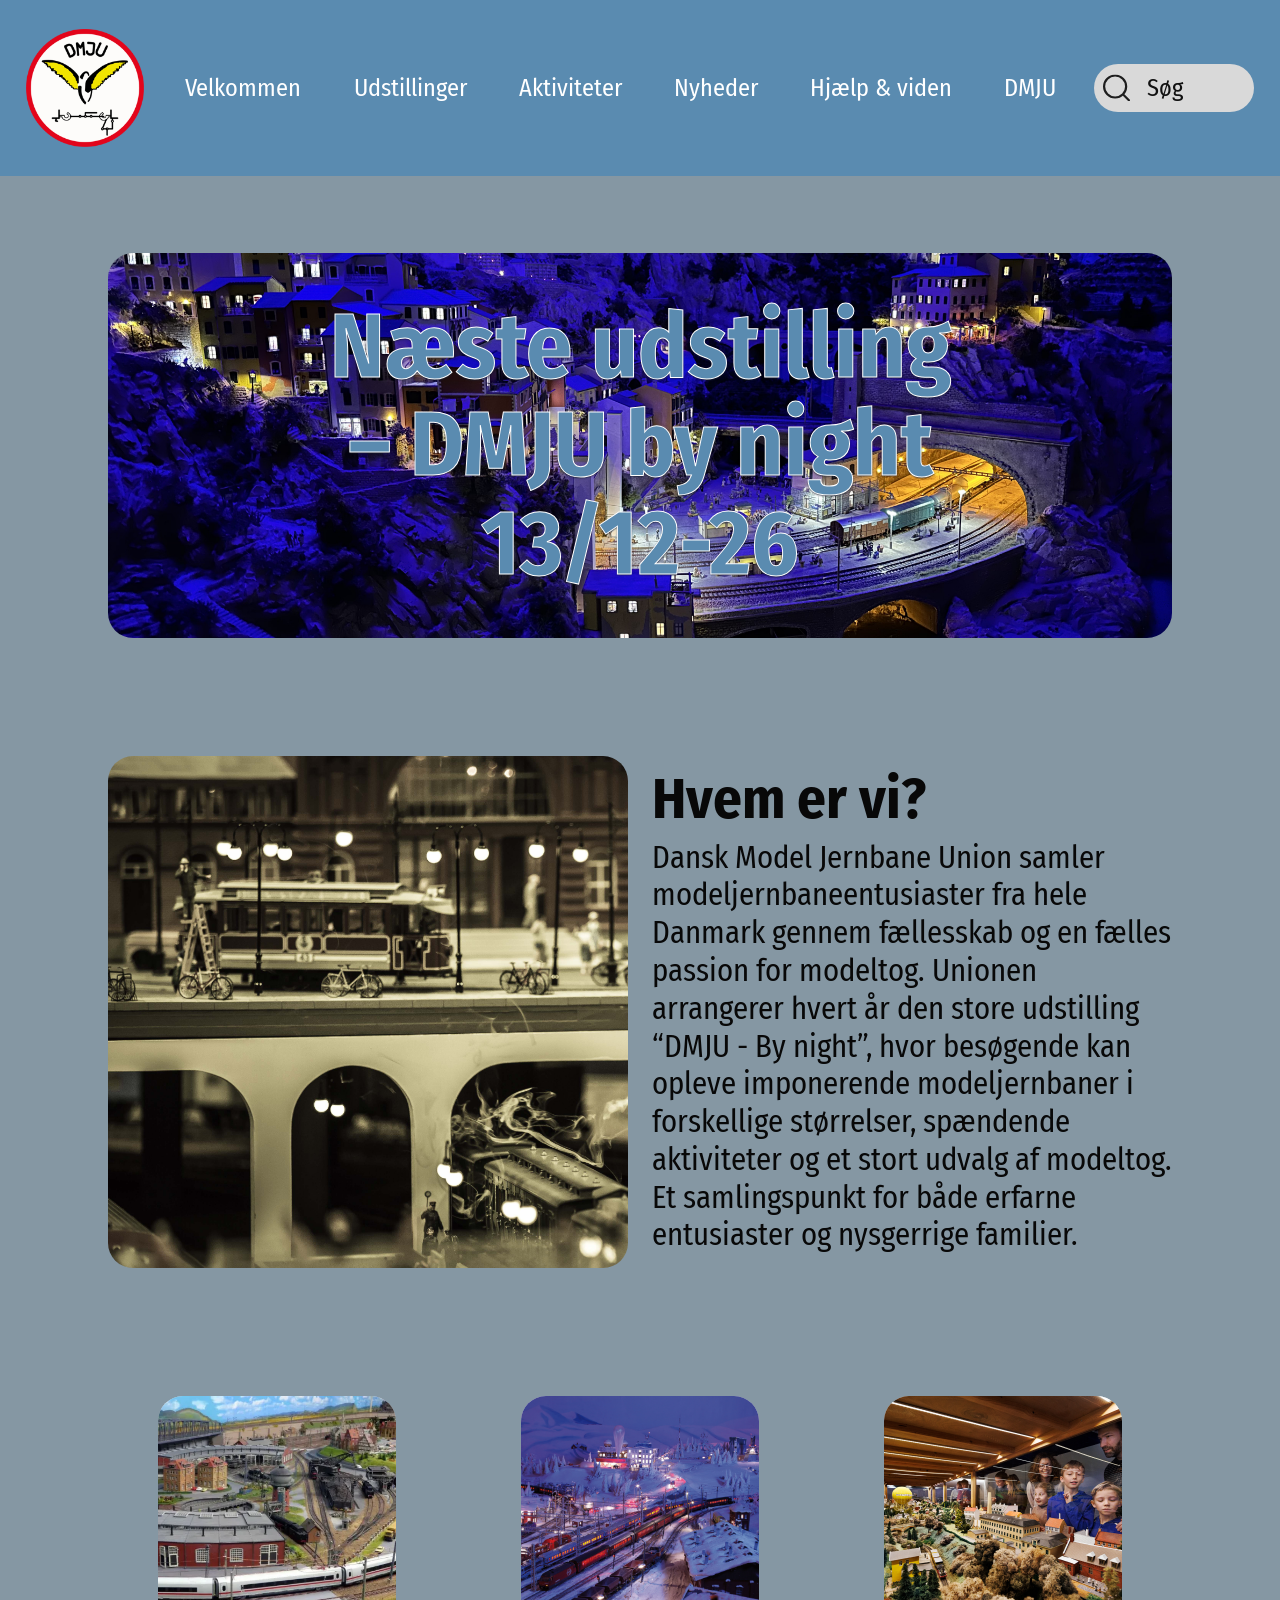
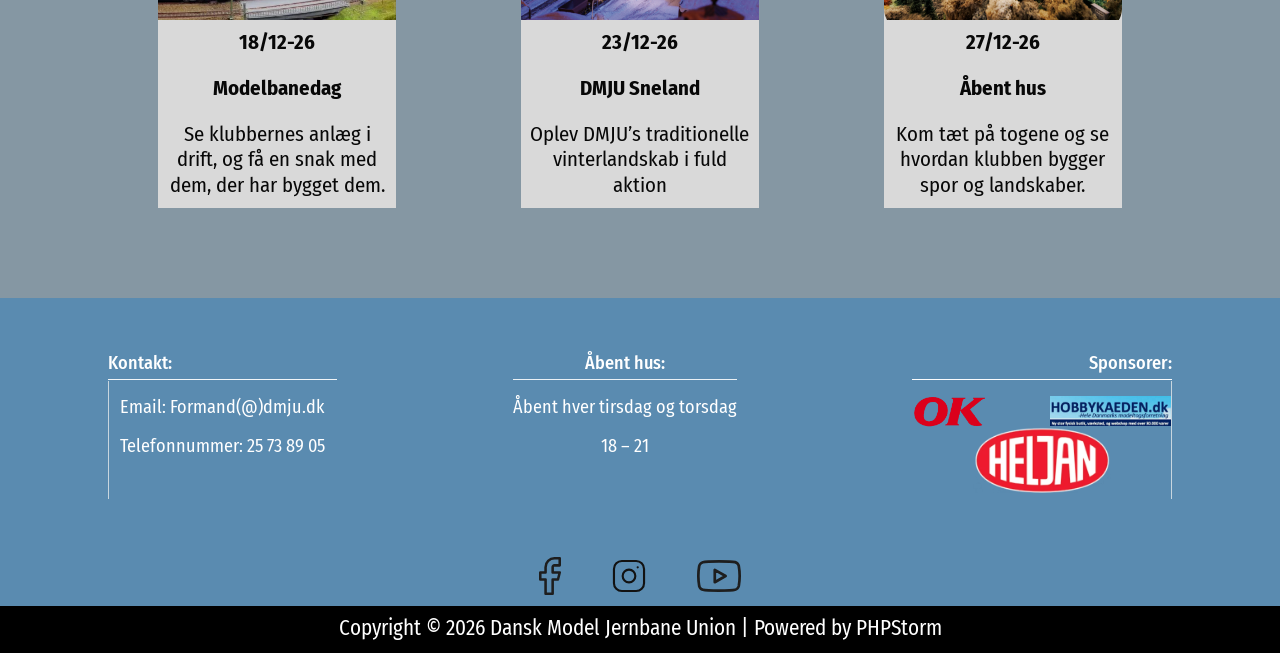
<file: index.html>
<!DOCTYPE html>
<html lang="da">
<head>
    <meta charset="UTF-8">
    <meta name="viewport" content="width=device-width, initial-scale=1">
    <title>Forside | Dansk Model Jernbane Union</title>
    <link rel="icon" href="img/c142c.png" type="image/png">
    <link rel="stylesheet" href="vendor/bootstrap.min.css">
    <link rel="stylesheet" href="style.css">
    <script defer src="vendor/bootstrap.bundle.min.js"></script>
    <script defer src="script.js"></script>
</head>
<body>
<a class="visually-hidden-focusable skip-link" href="#indhold">Gå til indhold</a>
<header class="site-header sticky-top">
    <nav class="navbar navbar-expand-xl" aria-label="Hovednavigation">
        <div class="container-fluid">
            <a class="navbar-brand" href="index.html" aria-current="page">
                <img src="img/c142c.png" alt="DMJU – forside">
            </a>
            <button class="navbar-toggler" type="button" data-bs-toggle="collapse" data-bs-target="#hovedmenu" aria-controls="hovedmenu" aria-expanded="false" aria-label="Åbn eller luk hovedmenuen">
                <span class="navbar-toggler-icon"></span>
            </button>
            <div class="collapse navbar-collapse" id="hovedmenu">
                <ul class="navbar-nav">
                    <li class="nav-item dropdown">
                        <button class="nav-link dropdown-toggle" type="button" data-bs-toggle="dropdown" aria-expanded="false">Velkommen</button>
                        <ul class="dropdown-menu">
                            <li><a class="dropdown-item" href="velkommen.html">Bliv medlem</a></li>
                            <li><span class="dropdown-item-text">Find en klub</span></li>
                            <li><span class="dropdown-item-text">Kluboversigt</span></li>
                        </ul>
                    </li>
                    <li class="nav-item dropdown">
                        <button class="nav-link dropdown-toggle" type="button" data-bs-toggle="dropdown" aria-expanded="false">Udstillinger</button>
                        <ul class="dropdown-menu">
                            <li><a class="dropdown-item" href="udstillinger.html">Kommende udstillinger</a></li>
                            <li><span class="dropdown-item-text">Tidligere udstillinger</span></li>
                            <li><span class="dropdown-item-text">Modeljernbanens Dag</span></li>
                        </ul>
                    </li>
                    <li class="nav-item dropdown">
                        <button class="nav-link dropdown-toggle" type="button" data-bs-toggle="dropdown" aria-expanded="false">Aktiviteter</button>
                        <ul class="dropdown-menu">
                            <li><a class="dropdown-item" href="fotokonkurrence.html">Fotokonkurrence</a></li>
                            <li><span class="dropdown-item-text">Årets Model</span></li>
                            <li><span class="dropdown-item-text">Årets Krus</span></li>
                        </ul>
                    </li>
                    <li class="nav-item dropdown">
                        <button class="nav-link dropdown-toggle" type="button" data-bs-toggle="dropdown" aria-expanded="false">Nyheder</button>
                        <ul class="dropdown-menu">
                            <li><a class="dropdown-item" href="nyheder.html">DMJU</a></li>
                            <li><span class="dropdown-item-text">Seneste nyheder</span></li>
                        </ul>
                    </li>
                    <li class="nav-item dropdown">
                        <button class="nav-link dropdown-toggle" type="button" data-bs-toggle="dropdown" aria-expanded="false">Hjælp &amp; viden</button>
                        <ul class="dropdown-menu">
                            <li><a class="dropdown-item" href="hjaelpogviden.html">Hjælpevognen</a></li>
                            <li><span class="dropdown-item-text">Sporstørrelser og standarder</span></li>
                            <li><span class="dropdown-item-text">Nyttige links</span></li>
                        </ul>
                    </li>
                    <li class="nav-item dropdown">
                        <button class="nav-link dropdown-toggle" type="button" data-bs-toggle="dropdown" aria-expanded="false">DMJU</button>
                        <ul class="dropdown-menu">
                            <li><a class="dropdown-item" href="omdmju.html">Om foreningen</a></li>
                            <li><span class="dropdown-item-text">Bestyrelse og kontakt</span></li>
                            <li><span class="dropdown-item-text">Vedtægter og referater</span></li>
                        </ul>
                    </li>
                </ul>
                <form class="site-search" role="search">
                    <label class="visually-hidden" for="soeg">Søg på hjemmesiden</label>
                    <input class="form-control" id="soeg" type="search" placeholder="Søg" autocomplete="off" required maxlength="120" aria-controls="soegeresultater">
                    <button class="btn search-button" type="submit" aria-label="Søg"><img src="img/search.svg" alt=""></button>
                    <div class="search-results" id="soegeresultater" hidden>
                        <p role="status" class="mb-2"></p>
                        <ul class="list-unstyled mb-0"></ul>
                    </div>
                </form>
            </div>
        </div>
    </nav>
</header>
<main class="container content-width home-page" id="indhold">
    <section class="home-hero">
        <img src="img/e2424.png" alt="Oplyst modeljernbane om natten">
        <h1>Næste udstilling<br>– DMJU by night<br><time datetime="2026-12-13">13/12-26</time></h1>
    </section>
    <section class="home-intro row g-4 align-items-center">
        <div class="col-md-6">
            <img class="home-intro-image" src="img/57931.png" alt="Modeltog på en bro i et historisk modeljernbaneanlæg" loading="lazy">
        </div>
        <div class="col-md-6">
            <h2>Hvem er vi?</h2>
            <p>Dansk Model Jernbane Union samler modeljernbaneentusiaster fra hele Danmark gennem fællesskab og en fælles passion for modeltog. Unionen arrangerer hvert år den store udstilling “DMJU - By night”, hvor besøgende kan opleve imponerende modeljernbaner i forskellige størrelser, spændende aktiviteter og et stort udvalg af modeltog. Et samlingspunkt for både erfarne entusiaster og nysgerrige familier.</p>
        </div>
    </section>
    <section class="home-events" aria-labelledby="arrangementer">
        <h2 class="visually-hidden" id="arrangementer">Kommende arrangementer</h2>
        <div class="row row-cols-1 row-cols-sm-3 gy-4 justify-content-around">
        <div class="col">
            <article class="home-card h-100">
                <img class="home-card-image" src="img/d6ab1.png" alt="Modelbane med røde bygninger og et hvidt tog" loading="lazy">
                <div>
                    <time datetime="2026-12-18">18/12-26</time>
                    <h3>Modelbanedag</h3>
                    <p>Se klubbernes anlæg i drift, og få en snak med dem, der har bygget dem.</p>
                </div>
            </article>
        </div>
        <div class="col">
            <article class="home-card h-100">
                <img class="home-card-image" src="img/f171a.png" alt="Oplyst modeltog i et sneklædt landskab" loading="lazy">
                <div>
                    <time datetime="2026-12-23">23/12-26</time>
                    <h3>DMJU Sneland</h3>
                    <p>Oplev DMJU’s traditionelle vinterlandskab i fuld aktion</p>
                </div>
            </article>
        </div>
        <div class="col">
            <article class="home-card h-100">
                <img class="home-card-image" src="img/6d0c7.png" alt="Besøgende ved et modeljernbaneanlæg" loading="lazy">
                <div>
                    <time datetime="2026-12-27">27/12-26</time>
                    <h3>Åbent hus</h3>
                    <p>Kom tæt på togene og se hvordan klubben bygger spor og landskaber.</p>
                </div>
            </article>
        </div>
        </div>
    </section>
</main>
<footer class="site-footer">
    <div class="container content-width">
        <div class="row justify-content-between gy-4 footer-info">
            <section class="col-md-auto footer-contact">
                <h2>Kontakt:</h2>
                <p>Email: Formand(@)dmju.dk</p>
                <p>Telefonnummer: 25 73 89 05</p>
            </section>
            <section class="col-md-auto text-md-center">
                <h2>Åbent hus:</h2>
                <p>Åbent hver tirsdag og torsdag</p>
                <p>18 – 21</p>
            </section>
            <section class="col-md-auto footer-sponsors">
                <h2 class="text-md-end">Sponsorer:</h2>
                <div class="sponsor-logos">
                    <img class="sponsor-ok" src="img/f63b8.png" alt="OK" loading="lazy">
                    <span class="sponsor-hobby"><img src="img/8ede2.png" alt="Hobbykæden" loading="lazy"></span>
                    <img class="sponsor-heljan" src="img/9cd0e.png" alt="Heljan" loading="lazy">
                </div>
            </section>
        </div>
        <div class="footer-social d-flex justify-content-center">
            <img src="img/facebook.svg" alt="Facebook">
            <img src="img/instagram.svg" alt="Instagram">
            <img src="img/youtube.svg" alt="YouTube">
        </div>
    </div>
    <p class="copyright text-center mb-0">Copyright © 2026 Dansk Model Jernbane Union | Powered by PHPStorm</p>
</footer>
</body>
</html>
</file>
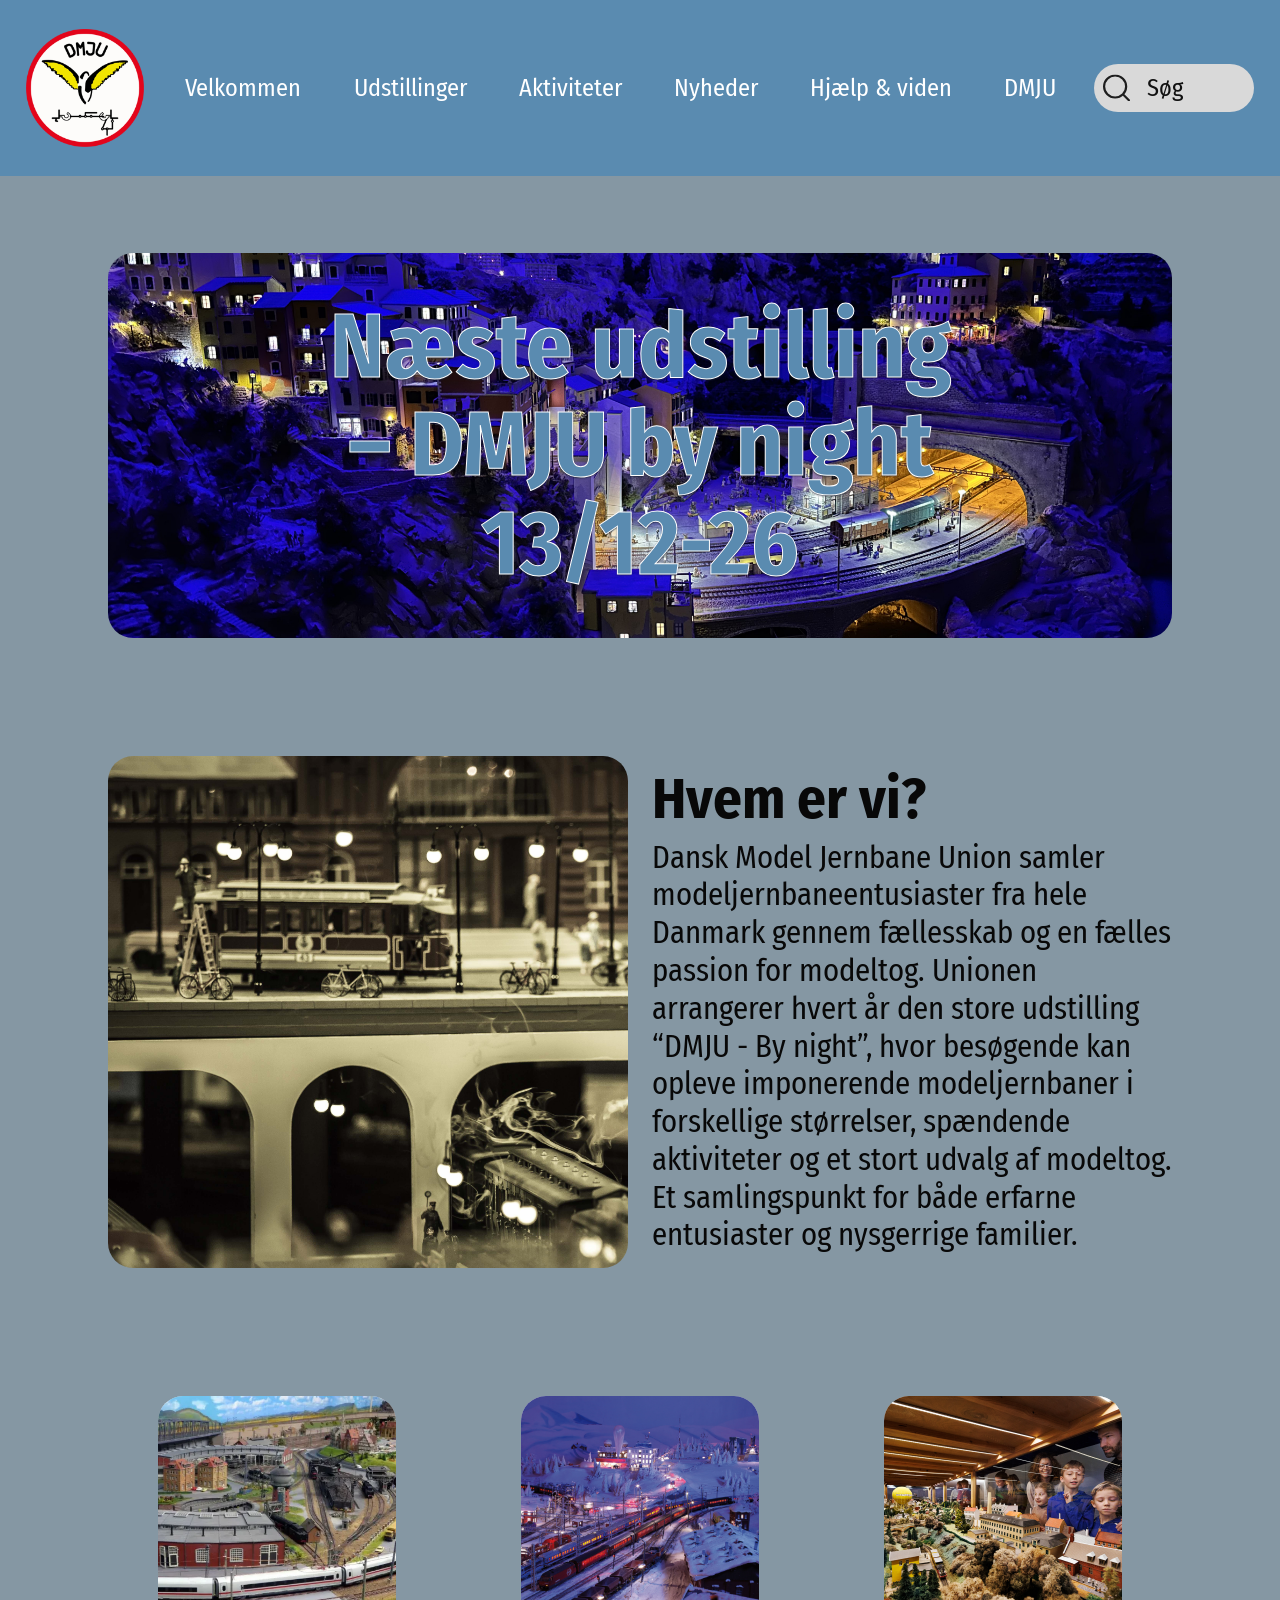
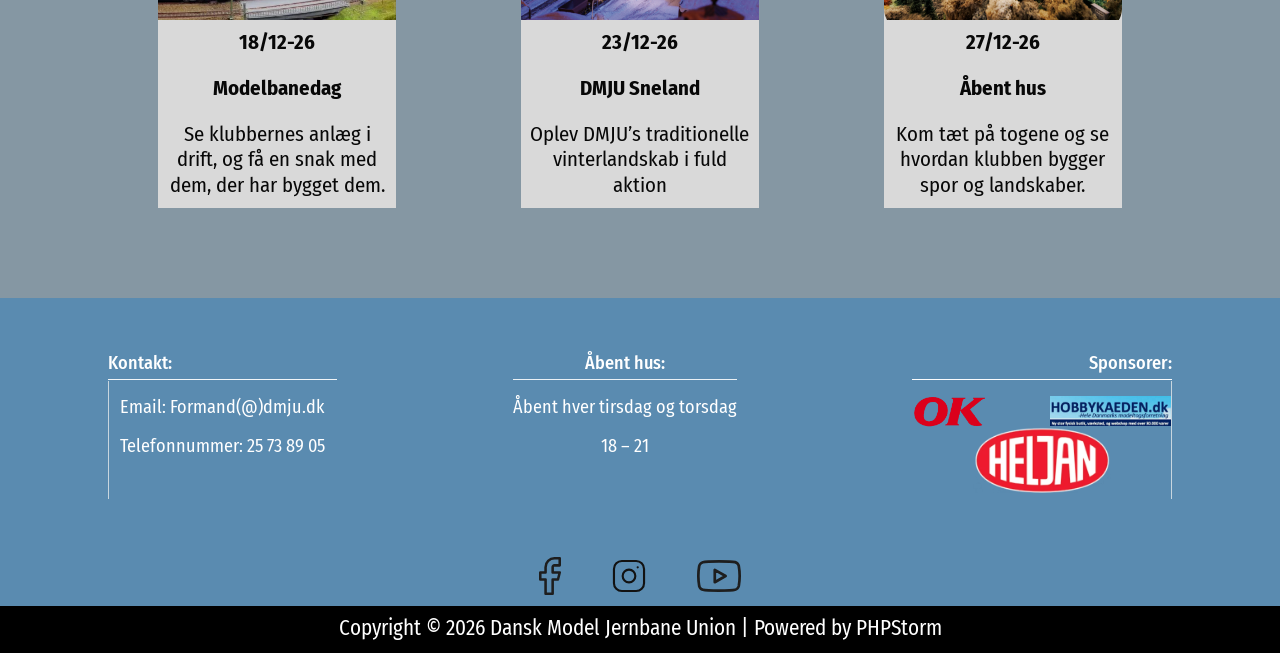
<file: forside.html>
<!DOCTYPE html>
<html lang="da">
<head>
    <meta charset="UTF-8">
    <meta name="viewport" content="width=device-width, initial-scale=1">
    <title>Forside | Dansk Model Jernbane Union</title>
    <link rel="icon" href="img/c142c.png" type="image/png">
    <link rel="stylesheet" href="vendor/bootstrap.min.css">
    <link rel="stylesheet" href="style.css">
    <script defer src="vendor/bootstrap.bundle.min.js"></script>
    <script defer src="script.js"></script>
</head>
<body>
<a class="visually-hidden-focusable skip-link" href="#indhold">Gå til indhold</a>
<header class="site-header sticky-top">
    <nav class="navbar navbar-expand-xl" aria-label="Hovednavigation">
        <div class="container-fluid">
            <a class="navbar-brand" href="forside.html" aria-current="page">
                <img src="img/c142c.png" alt="DMJU – forside">
            </a>
            <button class="navbar-toggler" type="button" data-bs-toggle="collapse" data-bs-target="#hovedmenu" aria-controls="hovedmenu" aria-expanded="false" aria-label="Åbn eller luk hovedmenuen">
                <span class="navbar-toggler-icon"></span>
            </button>
            <div class="collapse navbar-collapse" id="hovedmenu">
                <ul class="navbar-nav">
                    <li class="nav-item dropdown">
                        <button class="nav-link dropdown-toggle" type="button" data-bs-toggle="dropdown" aria-expanded="false">Velkommen</button>
                        <ul class="dropdown-menu">
                            <li><a class="dropdown-item" href="velkommen.html">Bliv medlem</a></li>
                            <li><span class="dropdown-item-text">Find en klub</span></li>
                            <li><span class="dropdown-item-text">Kluboversigt</span></li>
                        </ul>
                    </li>
                    <li class="nav-item dropdown">
                        <button class="nav-link dropdown-toggle" type="button" data-bs-toggle="dropdown" aria-expanded="false">Udstillinger</button>
                        <ul class="dropdown-menu">
                            <li><a class="dropdown-item" href="udstillinger.html">Kommende udstillinger</a></li>
                            <li><span class="dropdown-item-text">Tidligere udstillinger</span></li>
                            <li><span class="dropdown-item-text">Modeljernbanens Dag</span></li>
                        </ul>
                    </li>
                    <li class="nav-item dropdown">
                        <button class="nav-link dropdown-toggle" type="button" data-bs-toggle="dropdown" aria-expanded="false">Aktiviteter</button>
                        <ul class="dropdown-menu">
                            <li><a class="dropdown-item" href="fotokonkurrence.html">Fotokonkurrence</a></li>
                            <li><span class="dropdown-item-text">Årets Model</span></li>
                            <li><span class="dropdown-item-text">Årets Krus</span></li>
                        </ul>
                    </li>
                    <li class="nav-item dropdown">
                        <button class="nav-link dropdown-toggle" type="button" data-bs-toggle="dropdown" aria-expanded="false">Nyheder</button>
                        <ul class="dropdown-menu">
                            <li><a class="dropdown-item" href="nyheder.html">DMJU</a></li>
                            <li><span class="dropdown-item-text">Seneste nyheder</span></li>
                        </ul>
                    </li>
                    <li class="nav-item dropdown">
                        <button class="nav-link dropdown-toggle" type="button" data-bs-toggle="dropdown" aria-expanded="false">Hjælp &amp; viden</button>
                        <ul class="dropdown-menu">
                            <li><a class="dropdown-item" href="hjaelpogviden.html">Hjælpevognen</a></li>
                            <li><span class="dropdown-item-text">Sporstørrelser og standarder</span></li>
                            <li><span class="dropdown-item-text">Nyttige links</span></li>
                        </ul>
                    </li>
                    <li class="nav-item dropdown">
                        <button class="nav-link dropdown-toggle" type="button" data-bs-toggle="dropdown" aria-expanded="false">DMJU</button>
                        <ul class="dropdown-menu">
                            <li><a class="dropdown-item" href="omdmju.html">Om foreningen</a></li>
                            <li><span class="dropdown-item-text">Bestyrelse og kontakt</span></li>
                            <li><span class="dropdown-item-text">Vedtægter og referater</span></li>
                        </ul>
                    </li>
                </ul>
                <form class="site-search" role="search">
                    <label class="visually-hidden" for="soeg">Søg på hjemmesiden</label>
                    <input class="form-control" id="soeg" type="search" placeholder="Søg" autocomplete="off" required maxlength="120" aria-controls="soegeresultater">
                    <button class="btn search-button" type="submit" aria-label="Søg"><img src="img/search.svg" alt=""></button>
                    <div class="search-results" id="soegeresultater" hidden>
                        <p role="status" class="mb-2"></p>
                        <ul class="list-unstyled mb-0"></ul>
                    </div>
                </form>
            </div>
        </div>
    </nav>
</header>
<main class="container content-width home-page" id="indhold">
    <section class="home-hero">
        <img src="img/e2424.png" alt="Oplyst modeljernbane om natten">
        <h1>Næste udstilling<br>– DMJU by night<br><time datetime="2026-12-13">13/12-26</time></h1>
    </section>
    <section class="home-intro row g-4 align-items-center">
        <div class="col-md-6">
            <img class="home-intro-image" src="img/57931.png" alt="Modeltog på en bro i et historisk modeljernbaneanlæg" loading="lazy">
        </div>
        <div class="col-md-6">
            <h2>Hvem er vi?</h2>
            <p>Dansk Model Jernbane Union samler modeljernbaneentusiaster fra hele Danmark gennem fællesskab og en fælles passion for modeltog. Unionen arrangerer hvert år den store udstilling “DMJU - By night”, hvor besøgende kan opleve imponerende modeljernbaner i forskellige størrelser, spændende aktiviteter og et stort udvalg af modeltog. Et samlingspunkt for både erfarne entusiaster og nysgerrige familier.</p>
        </div>
    </section>
    <section class="home-events" aria-labelledby="arrangementer">
        <h2 class="visually-hidden" id="arrangementer">Kommende arrangementer</h2>
        <div class="row row-cols-1 row-cols-sm-3 gy-4 justify-content-around">
        <div class="col">
            <article class="home-card h-100">
                <img class="home-card-image" src="img/d6ab1.png" alt="Modelbane med røde bygninger og et hvidt tog" loading="lazy">
                <div>
                    <time datetime="2026-12-18">18/12-26</time>
                    <h3>Modelbanedag</h3>
                    <p>Se klubbernes anlæg i drift, og få en snak med dem, der har bygget dem.</p>
                </div>
            </article>
        </div>
        <div class="col">
            <article class="home-card h-100">
                <img class="home-card-image" src="img/f171a.png" alt="Oplyst modeltog i et sneklædt landskab" loading="lazy">
                <div>
                    <time datetime="2026-12-23">23/12-26</time>
                    <h3>DMJU Sneland</h3>
                    <p>Oplev DMJU’s traditionelle vinterlandskab i fuld aktion</p>
                </div>
            </article>
        </div>
        <div class="col">
            <article class="home-card h-100">
                <img class="home-card-image" src="img/6d0c7.png" alt="Besøgende ved et modeljernbaneanlæg" loading="lazy">
                <div>
                    <time datetime="2026-12-27">27/12-26</time>
                    <h3>Åbent hus</h3>
                    <p>Kom tæt på togene og se hvordan klubben bygger spor og landskaber.</p>
                </div>
            </article>
        </div>
        </div>
    </section>
</main>
<footer class="site-footer">
    <div class="container content-width">
        <div class="row justify-content-between gy-4 footer-info">
            <section class="col-md-auto footer-contact">
                <h2>Kontakt:</h2>
                <p>Email: Formand(@)dmju.dk</p>
                <p>Telefonnummer: 25 73 89 05</p>
            </section>
            <section class="col-md-auto text-md-center">
                <h2>Åbent hus:</h2>
                <p>Åbent hver tirsdag og torsdag</p>
                <p>18 – 21</p>
            </section>
            <section class="col-md-auto footer-sponsors">
                <h2 class="text-md-end">Sponsorer:</h2>
                <div class="sponsor-logos">
                    <img class="sponsor-ok" src="img/f63b8.png" alt="OK" loading="lazy">
                    <span class="sponsor-hobby"><img src="img/8ede2.png" alt="Hobbykæden" loading="lazy"></span>
                    <img class="sponsor-heljan" src="img/9cd0e.png" alt="Heljan" loading="lazy">
                </div>
            </section>
        </div>
        <div class="footer-social d-flex justify-content-center">
            <img src="img/facebook.svg" alt="Facebook">
            <img src="img/instagram.svg" alt="Instagram">
            <img src="img/youtube.svg" alt="YouTube">
        </div>
    </div>
    <p class="copyright text-center mb-0">Copyright © 2026 Dansk Model Jernbane Union | Powered by PHPStorm</p>
</footer>
</body>
</html>
</file>
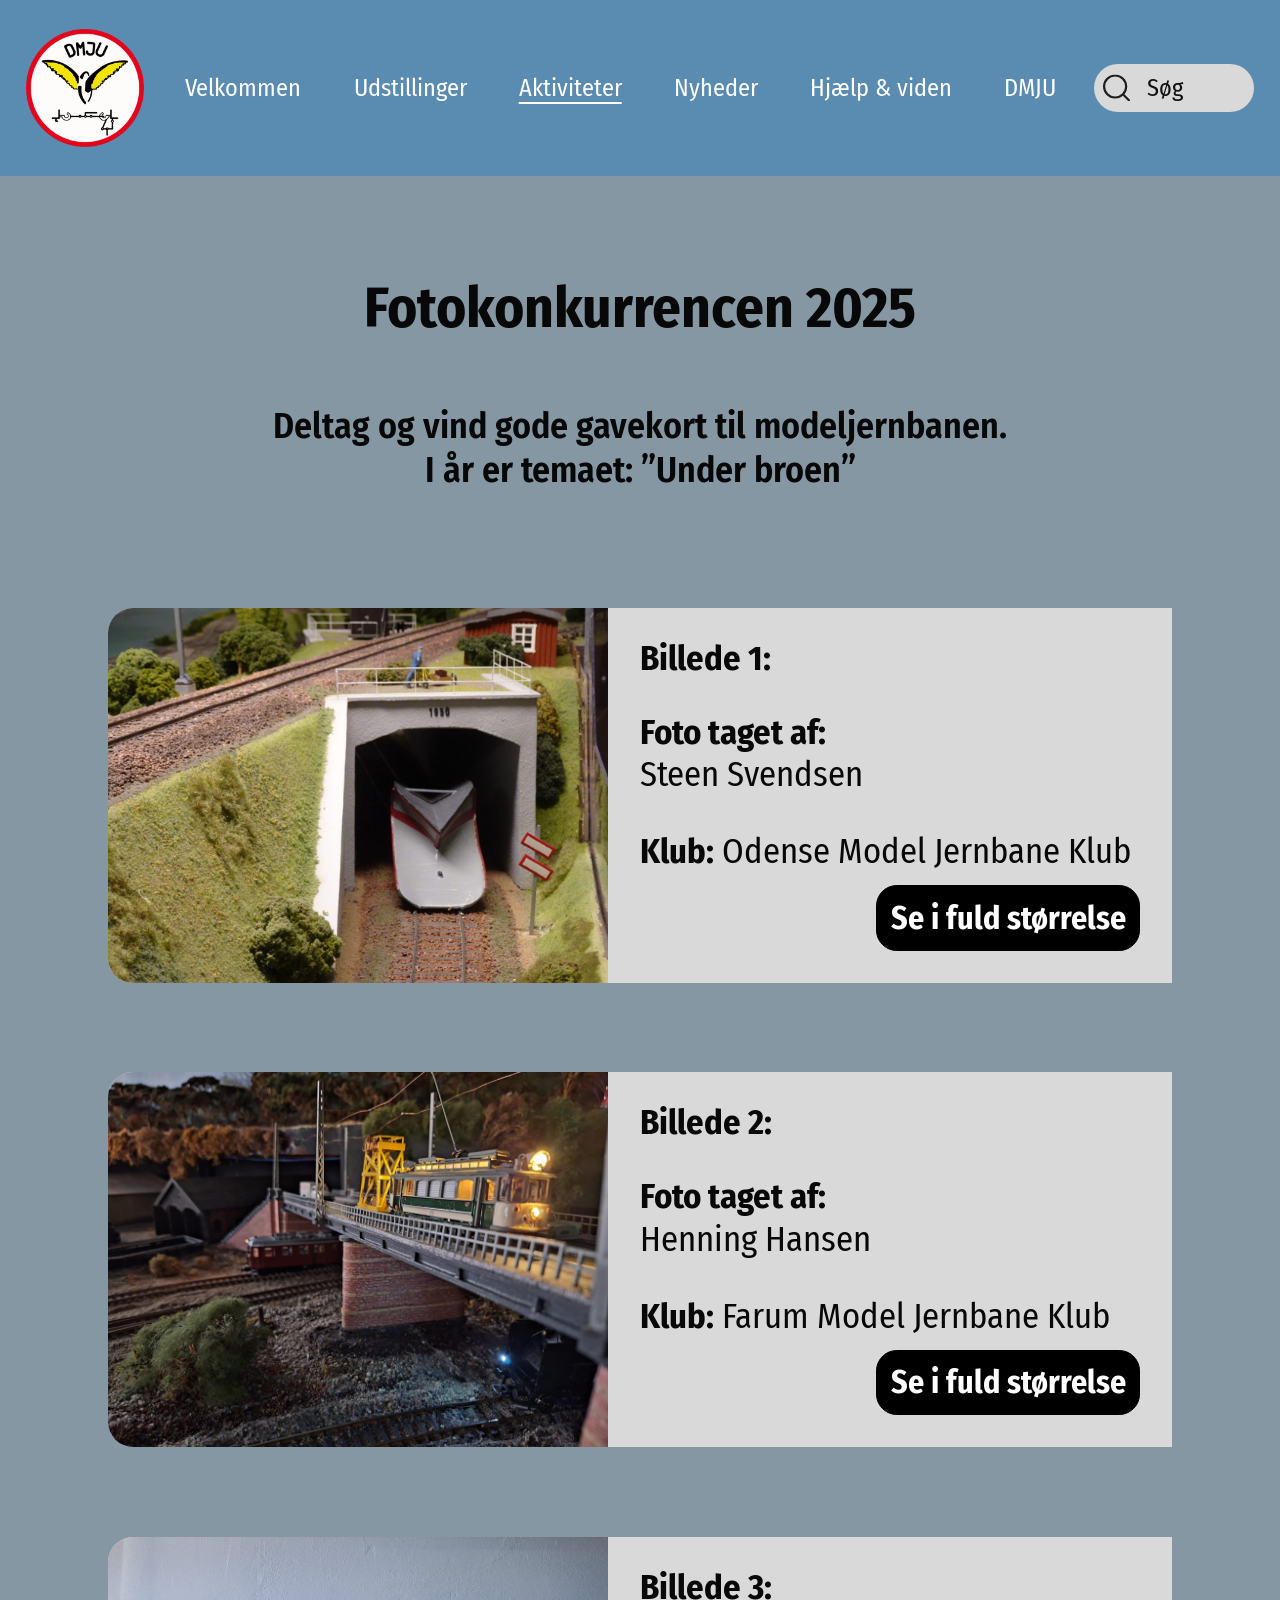
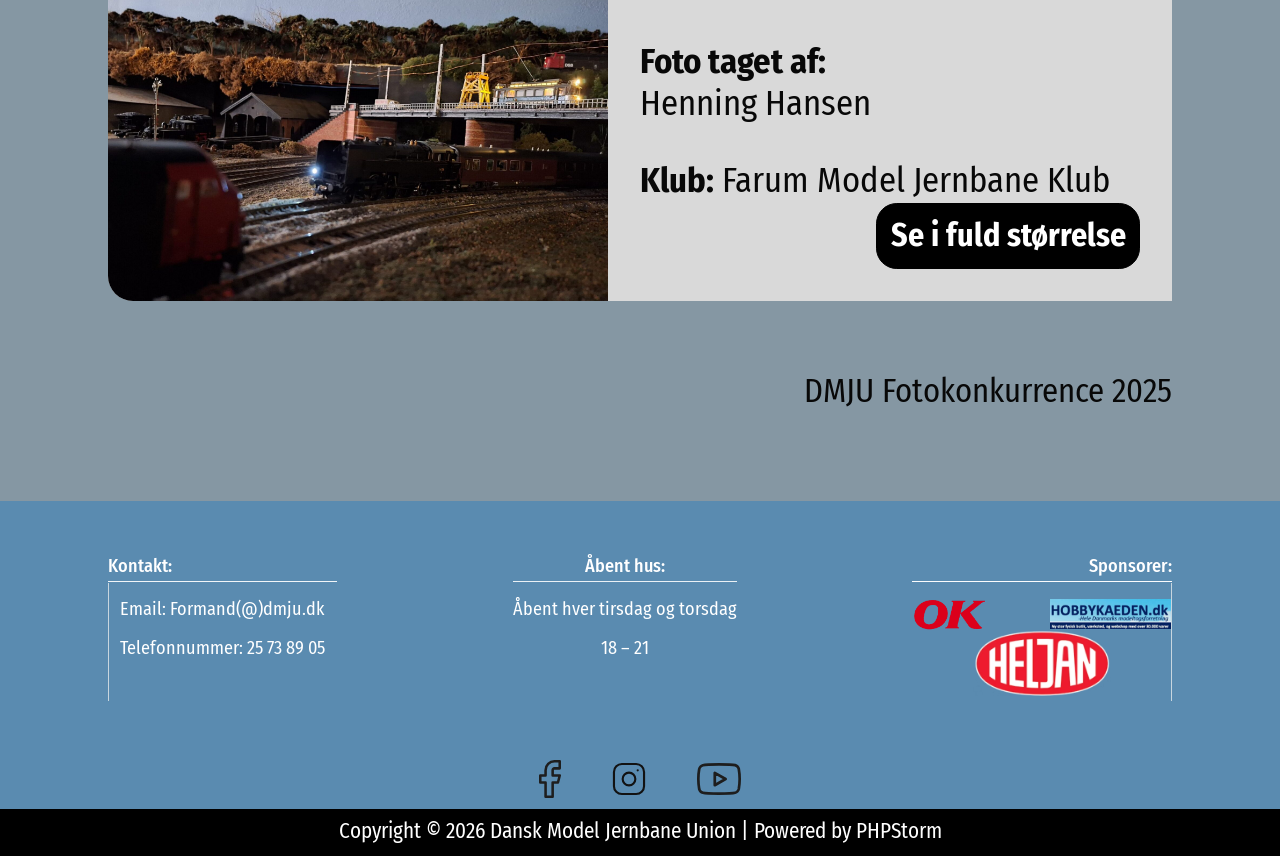
<file: fotokonkurrence.html>
<!DOCTYPE html>
<html lang="da">
<head>
    <meta charset="UTF-8">
    <meta name="viewport" content="width=device-width, initial-scale=1">
    <title>Fotokonkurrence | Dansk Model Jernbane Union</title>
    <link rel="icon" href="img/c142c.png" type="image/png">
    <link rel="stylesheet" href="vendor/bootstrap.min.css">
    <link rel="stylesheet" href="style.css">
    <script defer src="vendor/bootstrap.bundle.min.js"></script>
    <script defer src="script.js"></script>
</head>
<body>
<a class="visually-hidden-focusable skip-link" href="#indhold">Gå til indhold</a>
<header class="site-header sticky-top">
    <nav class="navbar navbar-expand-xl" aria-label="Hovednavigation">
        <div class="container-fluid">
            <a class="navbar-brand" href="index.html">
                <img src="img/c142c.png" alt="DMJU – forside">
            </a>
            <button class="navbar-toggler" type="button" data-bs-toggle="collapse" data-bs-target="#hovedmenu" aria-controls="hovedmenu" aria-expanded="false" aria-label="Åbn eller luk hovedmenuen">
                <span class="navbar-toggler-icon"></span>
            </button>
            <div class="collapse navbar-collapse" id="hovedmenu">
                <ul class="navbar-nav">
                    <li class="nav-item dropdown">
                        <button class="nav-link dropdown-toggle" type="button" data-bs-toggle="dropdown" aria-expanded="false">Velkommen</button>
                        <ul class="dropdown-menu">
                            <li><a class="dropdown-item" href="velkommen.html">Bliv medlem</a></li>
                            <li><span class="dropdown-item-text">Find en klub</span></li>
                            <li><span class="dropdown-item-text">Kluboversigt</span></li>
                        </ul>
                    </li>
                    <li class="nav-item dropdown">
                        <button class="nav-link dropdown-toggle" type="button" data-bs-toggle="dropdown" aria-expanded="false">Udstillinger</button>
                        <ul class="dropdown-menu">
                            <li><a class="dropdown-item" href="udstillinger.html">Kommende udstillinger</a></li>
                            <li><span class="dropdown-item-text">Tidligere udstillinger</span></li>
                            <li><span class="dropdown-item-text">Modeljernbanens Dag</span></li>
                        </ul>
                    </li>
                    <li class="nav-item dropdown">
                        <button class="nav-link dropdown-toggle active" type="button" data-bs-toggle="dropdown" aria-expanded="false">Aktiviteter</button>
                        <ul class="dropdown-menu">
                            <li><a class="dropdown-item active" href="fotokonkurrence.html" aria-current="page">Fotokonkurrence</a></li>
                            <li><span class="dropdown-item-text">Årets Model</span></li>
                            <li><span class="dropdown-item-text">Årets Krus</span></li>
                        </ul>
                    </li>
                    <li class="nav-item dropdown">
                        <button class="nav-link dropdown-toggle" type="button" data-bs-toggle="dropdown" aria-expanded="false">Nyheder</button>
                        <ul class="dropdown-menu">
                            <li><a class="dropdown-item" href="nyheder.html">DMJU</a></li>
                            <li><span class="dropdown-item-text">Seneste nyheder</span></li>
                        </ul>
                    </li>
                    <li class="nav-item dropdown">
                        <button class="nav-link dropdown-toggle" type="button" data-bs-toggle="dropdown" aria-expanded="false">Hjælp &amp; viden</button>
                        <ul class="dropdown-menu">
                            <li><a class="dropdown-item" href="hjaelpogviden.html">Hjælpevognen</a></li>
                            <li><span class="dropdown-item-text">Sporstørrelser og standarder</span></li>
                            <li><span class="dropdown-item-text">Nyttige links</span></li>
                        </ul>
                    </li>
                    <li class="nav-item dropdown">
                        <button class="nav-link dropdown-toggle" type="button" data-bs-toggle="dropdown" aria-expanded="false">DMJU</button>
                        <ul class="dropdown-menu">
                            <li><a class="dropdown-item" href="omdmju.html">Om foreningen</a></li>
                            <li><span class="dropdown-item-text">Bestyrelse og kontakt</span></li>
                            <li><span class="dropdown-item-text">Vedtægter og referater</span></li>
                        </ul>
                    </li>
                </ul>
                <form class="site-search" role="search">
                    <label class="visually-hidden" for="soeg">Søg på hjemmesiden</label>
                    <input class="form-control" id="soeg" type="search" placeholder="Søg" autocomplete="off" required maxlength="120" aria-controls="soegeresultater">
                    <button class="btn search-button" type="submit" aria-label="Søg"><img src="img/search.svg" alt=""></button>
                    <div class="search-results" id="soegeresultater" hidden>
                        <p role="status" class="mb-2"></p>
                        <ul class="list-unstyled mb-0"></ul>
                    </div>
                </form>
            </div>
        </div>
    </nav>
</header>
<main class="container content-width photo-page" id="indhold">
<header class="page-heading text-center">
        <h1>Fotokonkurrencen 2025</h1>
        <p>Deltag og vind gode gavekort til modeljernbanen.<br>I år er temaet: ”Under broen”</p>
    </header>
    <div class="feature-list">
    <article class="feature-row row g-0">
        <div class="col-md-6 feature-media"><img src="img/c1a18.png" alt="Modeltog på vej ud af en tunnel under en bro" loading="lazy"></div>
        <div class="col-md-6 feature-copy">
            <h2>Billede 1:</h2>
            <p><strong>Foto taget af:</strong><br>Steen Svendsen</p>
            <p><strong>Klub:</strong> Odense Model Jernbane Klub</p>
            <button class="btn btn-dark dmju-button align-self-end" type="button" data-bs-toggle="modal" data-bs-target="#detaljer">Se i fuld størrelse</button>
        </div>
    </article>
    <article class="feature-row row g-0">
        <div class="col-md-6 feature-media"><img src="img/780c9.png" alt="Belyst modeltog på en bro" loading="lazy"></div>
        <div class="col-md-6 feature-copy">
            <h2>Billede 2:</h2>
            <p><strong>Foto taget af:</strong><br>Henning Hansen</p>
            <p><strong>Klub:</strong> Farum Model Jernbane Klub</p>
            <button class="btn btn-dark dmju-button align-self-end" type="button" data-bs-toggle="modal" data-bs-target="#detaljer">Se i fuld størrelse</button>
        </div>
    </article>
    <article class="feature-row row g-0">
        <div class="col-md-6 feature-media"><img src="img/c6d47.png" alt="Modeljernbane og bro set fra sporet" loading="lazy"></div>
        <div class="col-md-6 feature-copy">
            <h2>Billede 3:</h2>
            <p><strong>Foto taget af:</strong><br>Henning Hansen</p>
            <p><strong>Klub:</strong> Farum Model Jernbane Klub</p>
            <button class="btn btn-dark dmju-button align-self-end" type="button" data-bs-toggle="modal" data-bs-target="#detaljer">Se i fuld størrelse</button>
        </div>
    </article>
    </div>
    <p class="photo-credit text-end">DMJU Fotokonkurrence 2025</p>
    <div class="modal fade" id="detaljer" tabindex="-1" aria-labelledby="detaljer-titel" aria-hidden="true">
        <div class="modal-dialog modal-dialog-centered modal-xl">
            <div class="modal-content">
                <div class="modal-header">
                    <h2 class="modal-title fs-4" id="detaljer-titel"></h2>
                    <button class="btn-close" type="button" data-bs-dismiss="modal" aria-label="Luk"></button>
                </div>
                <div class="modal-body">
                    <img class="img-fluid d-block mx-auto" alt="">
                </div>
            </div>
        </div>
    </div>
</main>
<footer class="site-footer">
    <div class="container content-width">
        <div class="row justify-content-between gy-4 footer-info">
            <section class="col-md-auto footer-contact">
                <h2>Kontakt:</h2>
                <p>Email: Formand(@)dmju.dk</p>
                <p>Telefonnummer: 25 73 89 05</p>
            </section>
            <section class="col-md-auto text-md-center">
                <h2>Åbent hus:</h2>
                <p>Åbent hver tirsdag og torsdag</p>
                <p>18 – 21</p>
            </section>
            <section class="col-md-auto footer-sponsors">
                <h2 class="text-md-end">Sponsorer:</h2>
                <div class="sponsor-logos">
                    <img class="sponsor-ok" src="img/f63b8.png" alt="OK" loading="lazy">
                    <span class="sponsor-hobby"><img src="img/8ede2.png" alt="Hobbykæden" loading="lazy"></span>
                    <img class="sponsor-heljan" src="img/9cd0e.png" alt="Heljan" loading="lazy">
                </div>
            </section>
        </div>
        <div class="footer-social d-flex justify-content-center">
            <img src="img/facebook.svg" alt="Facebook">
            <img src="img/instagram.svg" alt="Instagram">
            <img src="img/youtube.svg" alt="YouTube">
        </div>
    </div>
    <p class="copyright text-center mb-0">Copyright © 2026 Dansk Model Jernbane Union | Powered by PHPStorm</p>
</footer>
</body>
</html>
</file>
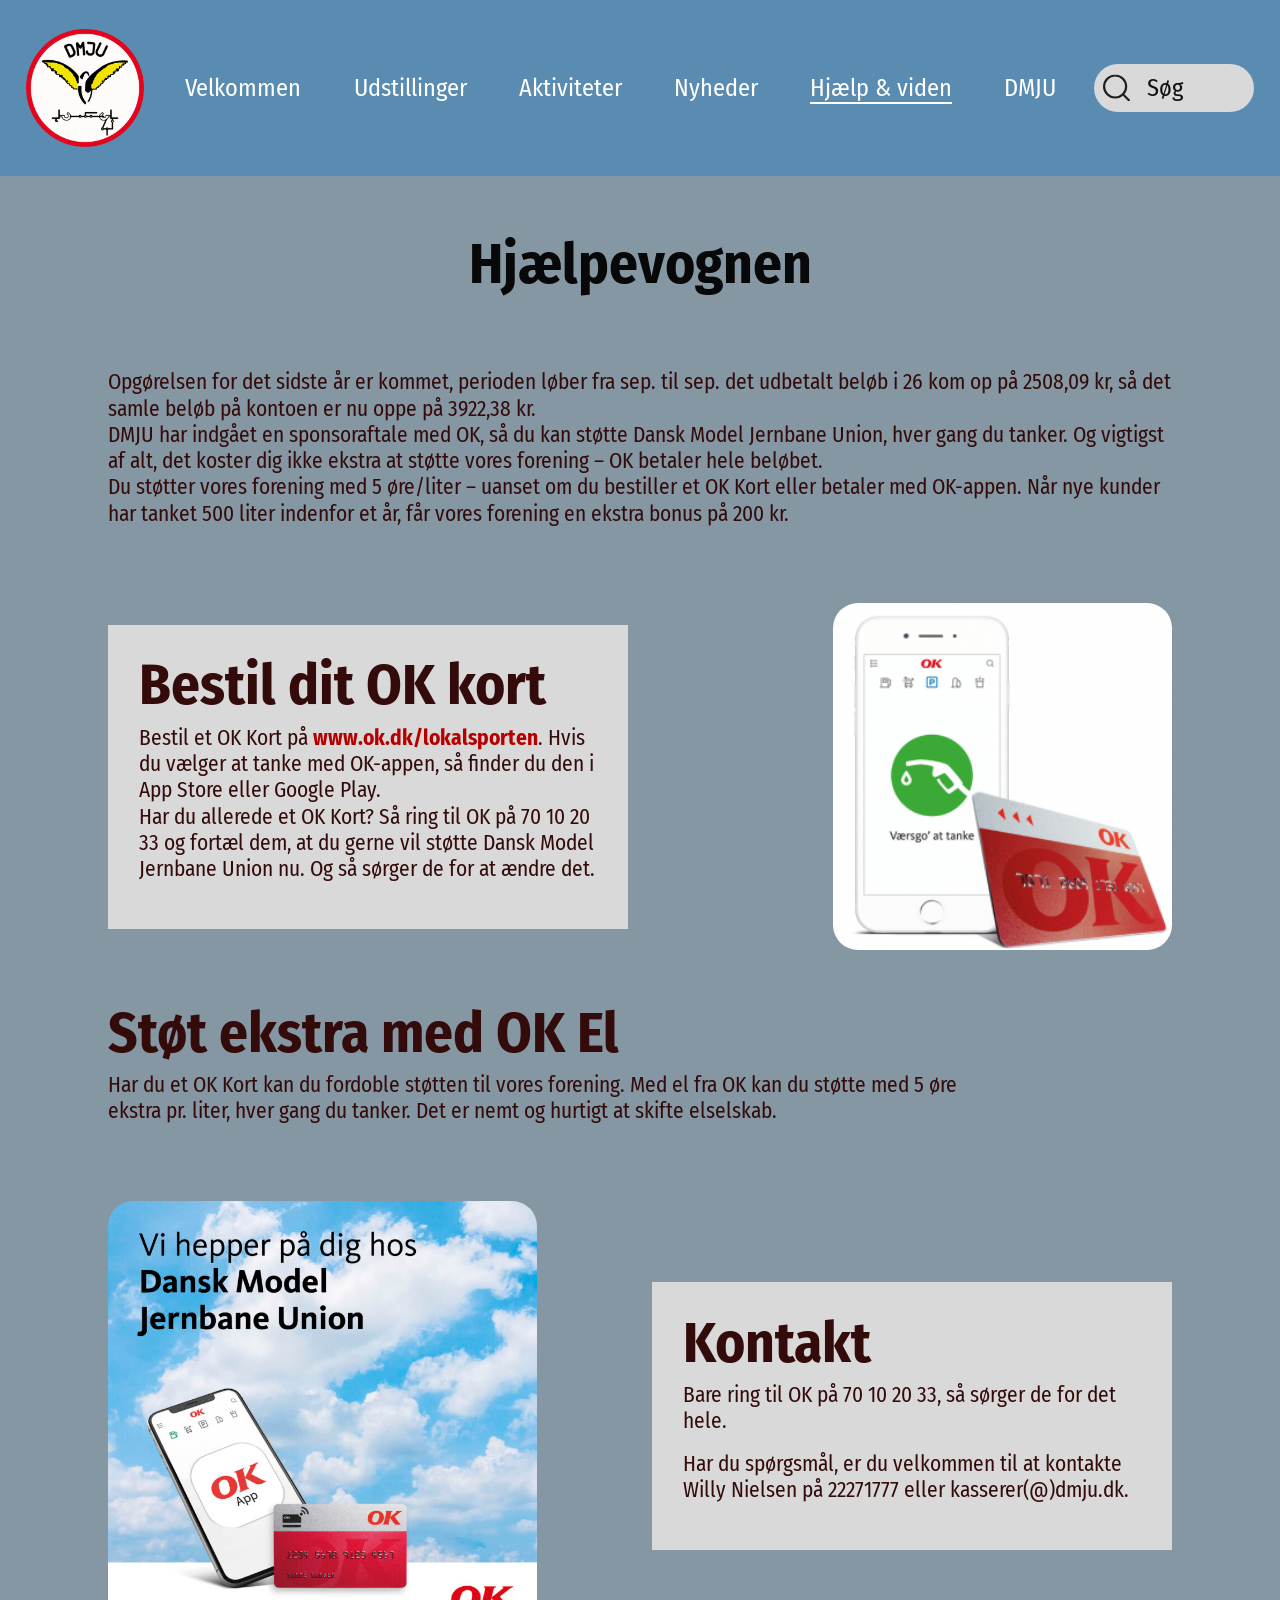
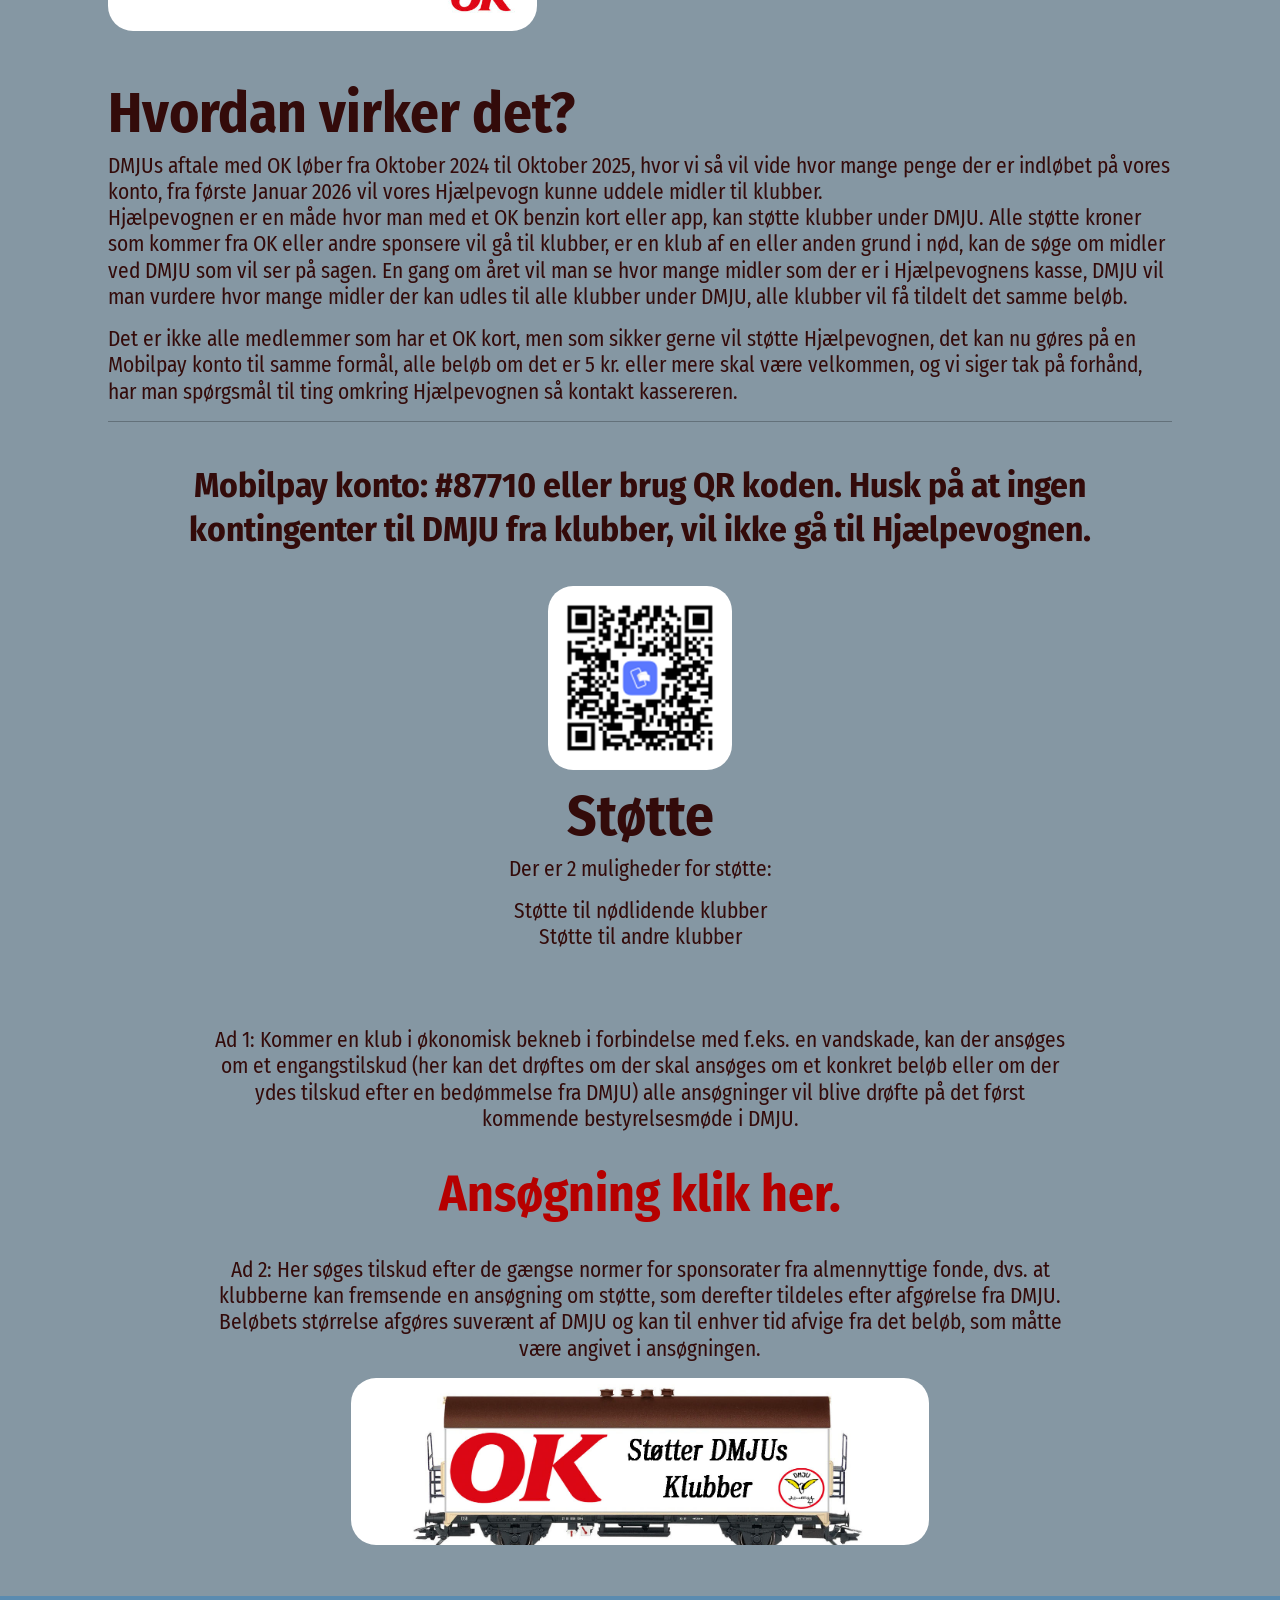
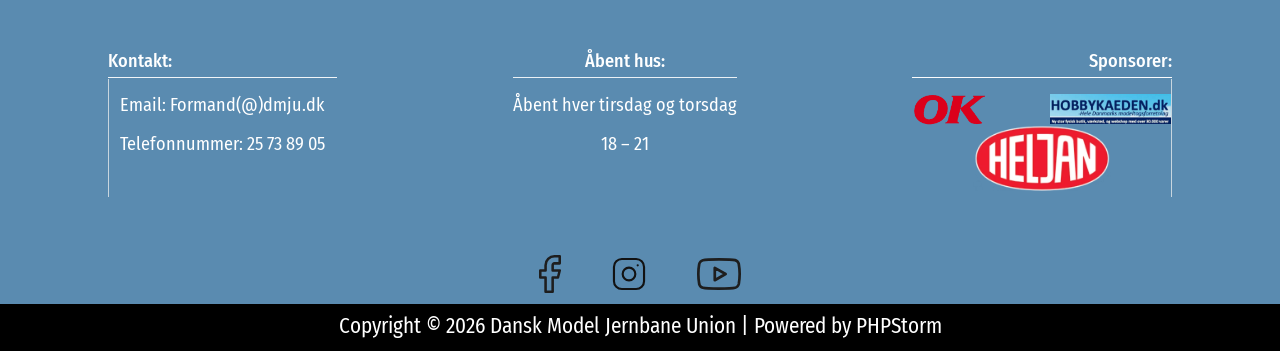
<file: hjaelpogviden.html>
<!DOCTYPE html>
<html lang="da">
<head>
    <meta charset="UTF-8">
    <meta name="viewport" content="width=device-width, initial-scale=1">
    <title>Hjælpevognen | Dansk Model Jernbane Union</title>
    <link rel="icon" href="img/c142c.png" type="image/png">
    <link rel="stylesheet" href="vendor/bootstrap.min.css">
    <link rel="stylesheet" href="style.css">
    <script defer src="vendor/bootstrap.bundle.min.js"></script>
    <script defer src="script.js"></script>
</head>
<body>
<a class="visually-hidden-focusable skip-link" href="#indhold">Gå til indhold</a>
<header class="site-header sticky-top">
    <nav class="navbar navbar-expand-xl" aria-label="Hovednavigation">
        <div class="container-fluid">
            <a class="navbar-brand" href="index.html">
                <img src="img/c142c.png" alt="DMJU – forside">
            </a>
            <button class="navbar-toggler" type="button" data-bs-toggle="collapse" data-bs-target="#hovedmenu" aria-controls="hovedmenu" aria-expanded="false" aria-label="Åbn eller luk hovedmenuen">
                <span class="navbar-toggler-icon"></span>
            </button>
            <div class="collapse navbar-collapse" id="hovedmenu">
                <ul class="navbar-nav">
                    <li class="nav-item dropdown">
                        <button class="nav-link dropdown-toggle" type="button" data-bs-toggle="dropdown" aria-expanded="false">Velkommen</button>
                        <ul class="dropdown-menu">
                            <li><a class="dropdown-item" href="velkommen.html">Bliv medlem</a></li>
                            <li><span class="dropdown-item-text">Find en klub</span></li>
                            <li><span class="dropdown-item-text">Kluboversigt</span></li>
                        </ul>
                    </li>
                    <li class="nav-item dropdown">
                        <button class="nav-link dropdown-toggle" type="button" data-bs-toggle="dropdown" aria-expanded="false">Udstillinger</button>
                        <ul class="dropdown-menu">
                            <li><a class="dropdown-item" href="udstillinger.html">Kommende udstillinger</a></li>
                            <li><span class="dropdown-item-text">Tidligere udstillinger</span></li>
                            <li><span class="dropdown-item-text">Modeljernbanens Dag</span></li>
                        </ul>
                    </li>
                    <li class="nav-item dropdown">
                        <button class="nav-link dropdown-toggle" type="button" data-bs-toggle="dropdown" aria-expanded="false">Aktiviteter</button>
                        <ul class="dropdown-menu">
                            <li><a class="dropdown-item" href="fotokonkurrence.html">Fotokonkurrence</a></li>
                            <li><span class="dropdown-item-text">Årets Model</span></li>
                            <li><span class="dropdown-item-text">Årets Krus</span></li>
                        </ul>
                    </li>
                    <li class="nav-item dropdown">
                        <button class="nav-link dropdown-toggle" type="button" data-bs-toggle="dropdown" aria-expanded="false">Nyheder</button>
                        <ul class="dropdown-menu">
                            <li><a class="dropdown-item" href="nyheder.html">DMJU</a></li>
                            <li><span class="dropdown-item-text">Seneste nyheder</span></li>
                        </ul>
                    </li>
                    <li class="nav-item dropdown">
                        <button class="nav-link dropdown-toggle active" type="button" data-bs-toggle="dropdown" aria-expanded="false">Hjælp &amp; viden</button>
                        <ul class="dropdown-menu">
                            <li><a class="dropdown-item active" href="hjaelpogviden.html" aria-current="page">Hjælpevognen</a></li>
                            <li><span class="dropdown-item-text">Sporstørrelser og standarder</span></li>
                            <li><span class="dropdown-item-text">Nyttige links</span></li>
                        </ul>
                    </li>
                    <li class="nav-item dropdown">
                        <button class="nav-link dropdown-toggle" type="button" data-bs-toggle="dropdown" aria-expanded="false">DMJU</button>
                        <ul class="dropdown-menu">
                            <li><a class="dropdown-item" href="omdmju.html">Om foreningen</a></li>
                            <li><span class="dropdown-item-text">Bestyrelse og kontakt</span></li>
                            <li><span class="dropdown-item-text">Vedtægter og referater</span></li>
                        </ul>
                    </li>
                </ul>
                <form class="site-search" role="search">
                    <label class="visually-hidden" for="soeg">Søg på hjemmesiden</label>
                    <input class="form-control" id="soeg" type="search" placeholder="Søg" autocomplete="off" required maxlength="120" aria-controls="soegeresultater">
                    <button class="btn search-button" type="submit" aria-label="Søg"><img src="img/search.svg" alt=""></button>
                    <div class="search-results" id="soegeresultater" hidden>
                        <p role="status" class="mb-2"></p>
                        <ul class="list-unstyled mb-0"></ul>
                    </div>
                </form>
            </div>
        </div>
    </nav>
</header>
<main class="container content-width help-page" id="indhold">
<header class="page-heading text-center">
        <h1>Hjælpevognen</h1>
        
    </header>
    <div class="help-copy">
        <p>Opgørelsen for det sidste år er kommet, perioden løber fra sep. til sep. det udbetalt beløb i 26 kom op på 2508,09 kr, så det samle beløb på kontoen er nu oppe på 3922,38 kr.<br>DMJU har indgået en sponsoraftale med OK, så du kan støtte Dansk Model Jernbane Union, hver gang du tanker. Og vigtigst af alt, det koster dig ikke ekstra at støtte vores forening – OK betaler hele beløbet.<br>Du støtter vores forening med 5 øre/liter – uanset om du bestiller et OK Kort eller betaler med OK-appen. Når nye kunder har tanket 500 liter indenfor et år, får vores forening en ekstra bonus på 200 kr.</p>
        <section class="row align-items-center justify-content-between gy-4 help-pair">
            <div class="col-md-6">
                <div class="help-panel">
                    <h2>Bestil dit OK kort</h2>
                    <p>Bestil et OK Kort på <span class="help-highlight">www.ok.dk/lokalsporten</span>. Hvis du vælger at tanke med OK-appen, så finder du den i App Store eller Google Play.<br>Har du allerede et OK Kort? Så ring til OK på 70 10 20 33 og fortæl dem, at du gerne vil støtte Dansk Model Jernbane Union nu. Og så sørger de for at ændre det.</p>
                </div>
            </div>
            <div class="col-md-4 text-md-end"><img class="help-ok" src="img/65921.png" alt="OK-appen og et rødt OK Kort" loading="lazy"></div>
        </section>
        <section class="help-electric">
            <h2>Støt ekstra med OK El</h2>
            <p>Har du et OK Kort kan du fordoble støtten til vores forening. Med el fra OK kan du støtte med 5 øre ekstra pr. liter, hver gang du tanker. Det er nemt og hurtigt at skifte elselskab.</p>
            <div class="row align-items-center justify-content-between gy-4 help-pair">
                <div class="col-md-5"><img class="help-electric-image" src="img/48d4a.png" alt="Dansk Model Jernbane Union og OK samarbejder" loading="lazy"></div>
                <div class="col-md-6">
                    <div class="help-panel">
                        <h2>Kontakt</h2>
                        <p>Bare ring til OK på 70 10 20 33, så sørger de for det hele.</p>
                        <p>Har du spørgsmål, er du velkommen til at kontakte Willy Nielsen på 22271777 eller kasserer(@)dmju.dk.</p>
                    </div>
                </div>
            </div>
        </section>
        <section>
            <h2>Hvordan virker det?</h2>
            <p>DMJUs aftale med OK løber fra Oktober 2024 til Oktober 2025, hvor vi så vil vide hvor mange penge der er indløbet på vores konto, fra første Januar 2026 vil vores Hjælpevogn kunne uddele midler til klubber.<br>Hjælpevognen er en måde hvor man med et OK benzin kort eller app, kan støtte klubber under DMJU. Alle støtte kroner som kommer fra OK eller andre sponsere vil gå til klubber, er en klub af en eller anden grund i nød, kan de søge om midler ved DMJU som vil ser på sagen. En gang om året vil man se hvor mange midler som der er i Hjælpevognens kasse, DMJU vil man vurdere hvor mange midler der kan udles til alle klubber under DMJU, alle klubber vil få tildelt det samme beløb.</p>
            <p>Det er ikke alle medlemmer som har et OK kort, men som sikker gerne vil støtte Hjælpevognen, det kan nu gøres på en Mobilpay konto til samme formål, alle beløb om det er 5 kr. eller mere skal være velkommen, og vi siger tak på forhånd, har man spørgsmål til ting omkring Hjælpevognen så kontakt kassereren.</p>
        </section>
        <hr>
        <section class="help-support text-center">
            <p class="help-mobilepay">Mobilpay konto: #87710 eller brug QR koden. Husk på at ingen kontingenter til DMJU fra klubber, vil ikke gå til Hjælpevognen.</p>
            <img class="help-qr" src="img/7d46c.png" alt="QR-kode til Hjælpevognens MobilePay" loading="lazy">
            <h2>Støtte</h2>
            <p>Der er 2 muligheder for støtte:</p>
            <ul class="list-unstyled">
                <li>Støtte til nødlidende klubber</li>
                <li>Støtte til andre klubber</li>
            </ul>
            <div class="help-application">
                <p>Ad 1: Kommer en klub i økonomisk bekneb i forbindelse med f.eks. en vandskade, kan der ansøges om et engangstilskud (her kan det drøftes om der skal ansøges om et konkret beløb eller om der ydes tilskud efter en bedømmelse fra DMJU) alle ansøgninger vil blive drøfte på det først kommende bestyrelsesmøde i DMJU.</p>
                <p class="help-highlight help-application-label">Ansøgning klik her.</p>
                <p>Ad 2: Her søges tilskud efter de gængse normer for sponsorater fra almennyttige fonde, dvs. at klubberne kan fremsende en ansøgning om støtte, som derefter tildeles efter afgørelse fra DMJU. Beløbets størrelse afgøres suverænt af DMJU og kan til enhver tid afvige fra det beløb, som måtte være angivet i ansøgningen.</p>
            </div>
            <img class="help-wagon" src="img/d63c0.png" alt="Modelgodsvogn med OK-logo og teksten Støtter DMJU’s klubber" loading="lazy">
        </section>
    </div>
</main>
<footer class="site-footer">
    <div class="container content-width">
        <div class="row justify-content-between gy-4 footer-info">
            <section class="col-md-auto footer-contact">
                <h2>Kontakt:</h2>
                <p>Email: Formand(@)dmju.dk</p>
                <p>Telefonnummer: 25 73 89 05</p>
            </section>
            <section class="col-md-auto text-md-center">
                <h2>Åbent hus:</h2>
                <p>Åbent hver tirsdag og torsdag</p>
                <p>18 – 21</p>
            </section>
            <section class="col-md-auto footer-sponsors">
                <h2 class="text-md-end">Sponsorer:</h2>
                <div class="sponsor-logos">
                    <img class="sponsor-ok" src="img/f63b8.png" alt="OK" loading="lazy">
                    <span class="sponsor-hobby"><img src="img/8ede2.png" alt="Hobbykæden" loading="lazy"></span>
                    <img class="sponsor-heljan" src="img/9cd0e.png" alt="Heljan" loading="lazy">
                </div>
            </section>
        </div>
        <div class="footer-social d-flex justify-content-center">
            <img src="img/facebook.svg" alt="Facebook">
            <img src="img/instagram.svg" alt="Instagram">
            <img src="img/youtube.svg" alt="YouTube">
        </div>
    </div>
    <p class="copyright text-center mb-0">Copyright © 2026 Dansk Model Jernbane Union | Powered by PHPStorm</p>
</footer>
</body>
</html>
</file>
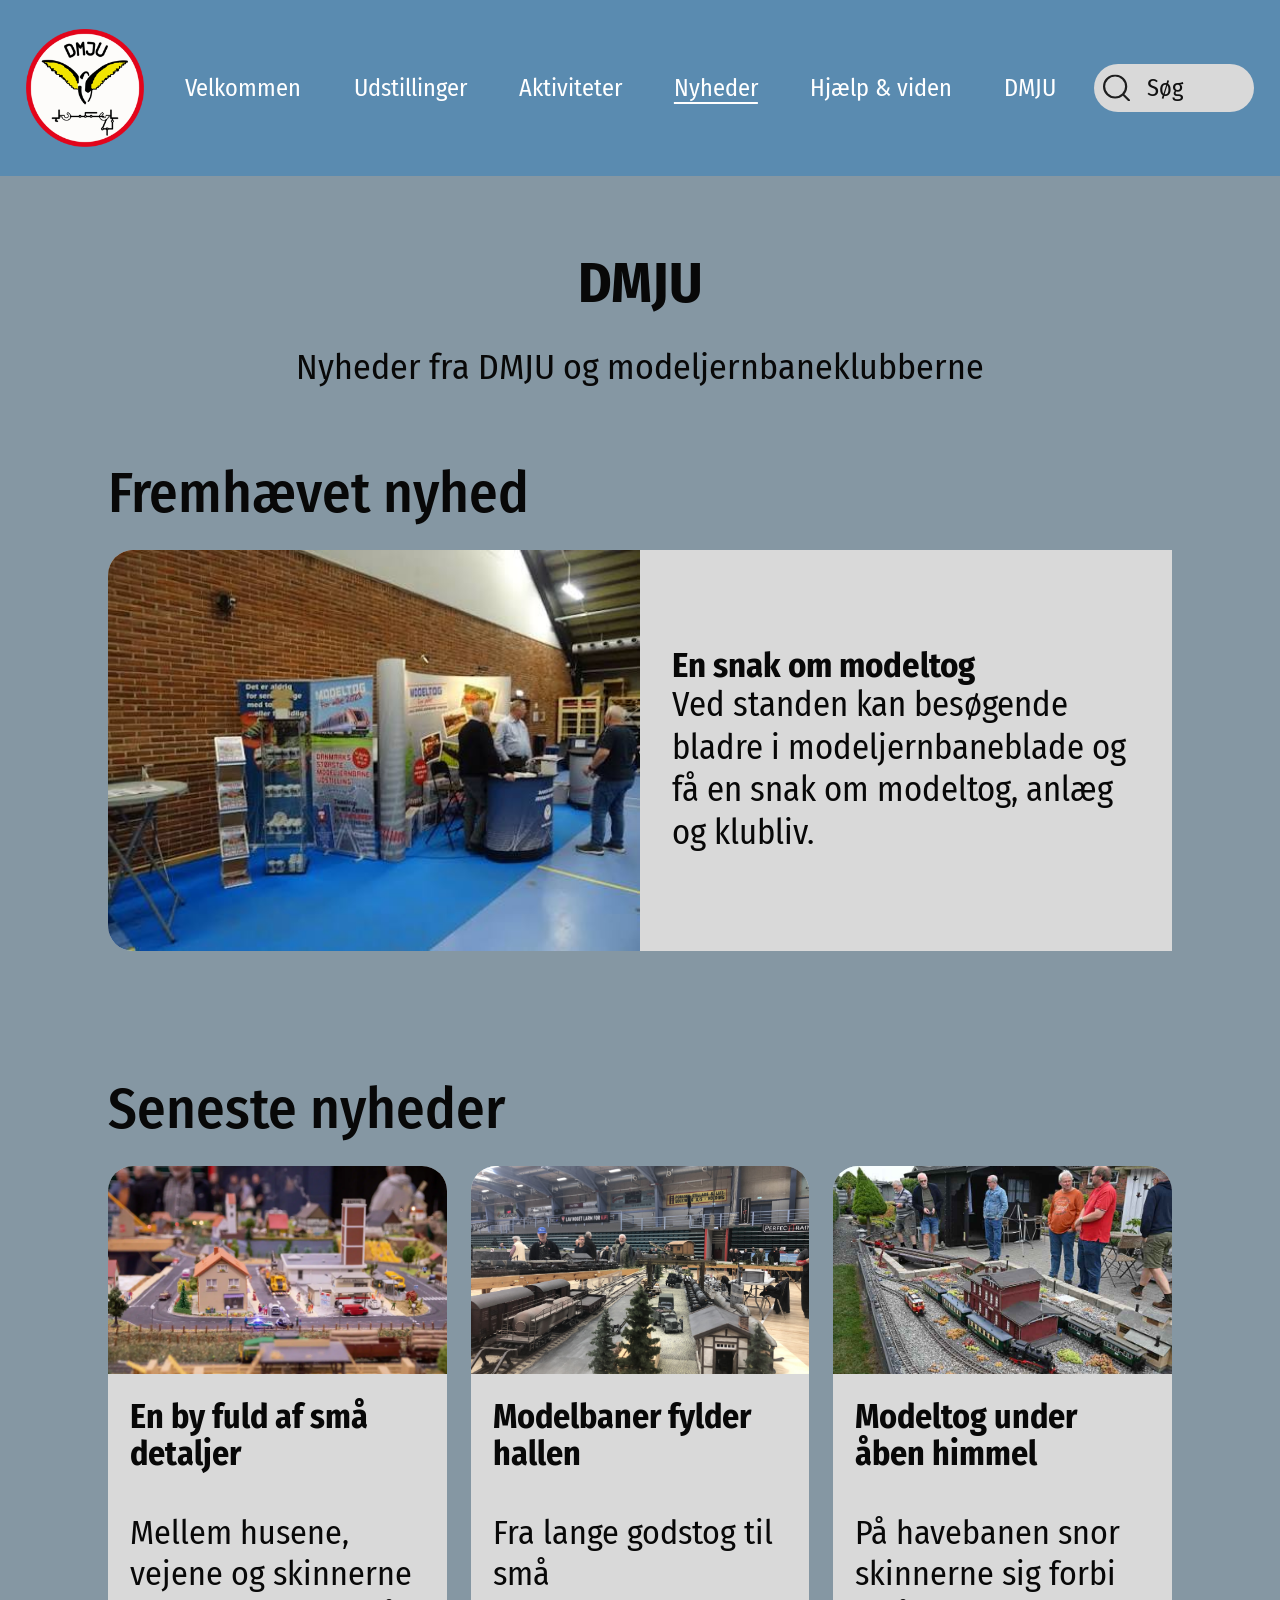
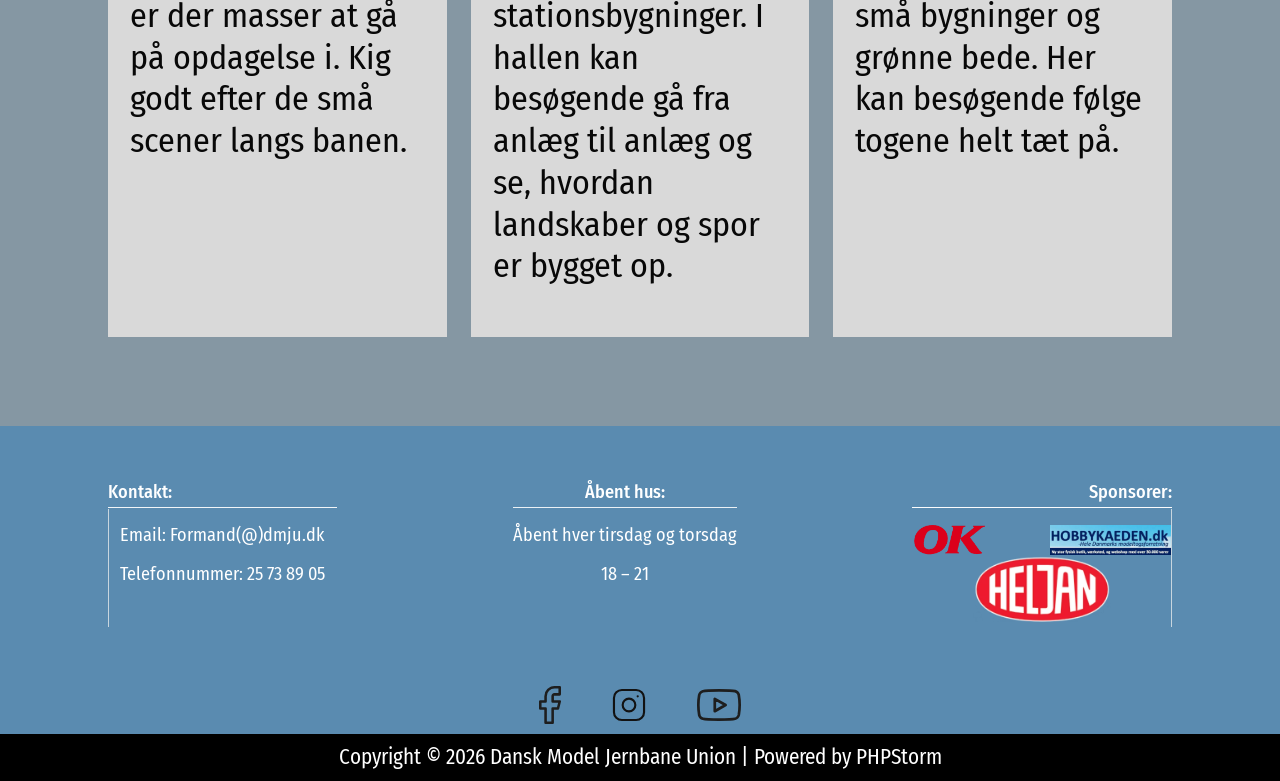
<file: nyheder.html>
<!DOCTYPE html>
<html lang="da">
<head>
    <meta charset="UTF-8">
    <meta name="viewport" content="width=device-width, initial-scale=1">
    <title>DMJU | Dansk Model Jernbane Union</title>
    <link rel="icon" href="img/c142c.png" type="image/png">
    <link rel="stylesheet" href="vendor/bootstrap.min.css">
    <link rel="stylesheet" href="style.css">
    <script defer src="vendor/bootstrap.bundle.min.js"></script>
    <script defer src="script.js"></script>
</head>
<body>
<a class="visually-hidden-focusable skip-link" href="#indhold">Gå til indhold</a>
<header class="site-header sticky-top">
    <nav class="navbar navbar-expand-xl" aria-label="Hovednavigation">
        <div class="container-fluid">
            <a class="navbar-brand" href="index.html">
                <img src="img/c142c.png" alt="DMJU – forside">
            </a>
            <button class="navbar-toggler" type="button" data-bs-toggle="collapse" data-bs-target="#hovedmenu" aria-controls="hovedmenu" aria-expanded="false" aria-label="Åbn eller luk hovedmenuen">
                <span class="navbar-toggler-icon"></span>
            </button>
            <div class="collapse navbar-collapse" id="hovedmenu">
                <ul class="navbar-nav">
                    <li class="nav-item dropdown">
                        <button class="nav-link dropdown-toggle" type="button" data-bs-toggle="dropdown" aria-expanded="false">Velkommen</button>
                        <ul class="dropdown-menu">
                            <li><a class="dropdown-item" href="velkommen.html">Bliv medlem</a></li>
                            <li><span class="dropdown-item-text">Find en klub</span></li>
                            <li><span class="dropdown-item-text">Kluboversigt</span></li>
                        </ul>
                    </li>
                    <li class="nav-item dropdown">
                        <button class="nav-link dropdown-toggle" type="button" data-bs-toggle="dropdown" aria-expanded="false">Udstillinger</button>
                        <ul class="dropdown-menu">
                            <li><a class="dropdown-item" href="udstillinger.html">Kommende udstillinger</a></li>
                            <li><span class="dropdown-item-text">Tidligere udstillinger</span></li>
                            <li><span class="dropdown-item-text">Modeljernbanens Dag</span></li>
                        </ul>
                    </li>
                    <li class="nav-item dropdown">
                        <button class="nav-link dropdown-toggle" type="button" data-bs-toggle="dropdown" aria-expanded="false">Aktiviteter</button>
                        <ul class="dropdown-menu">
                            <li><a class="dropdown-item" href="fotokonkurrence.html">Fotokonkurrence</a></li>
                            <li><span class="dropdown-item-text">Årets Model</span></li>
                            <li><span class="dropdown-item-text">Årets Krus</span></li>
                        </ul>
                    </li>
                    <li class="nav-item dropdown">
                        <button class="nav-link dropdown-toggle active" type="button" data-bs-toggle="dropdown" aria-expanded="false">Nyheder</button>
                        <ul class="dropdown-menu">
                            <li><a class="dropdown-item active" href="nyheder.html" aria-current="page">DMJU</a></li>
                            <li><span class="dropdown-item-text">Seneste nyheder</span></li>
                        </ul>
                    </li>
                    <li class="nav-item dropdown">
                        <button class="nav-link dropdown-toggle" type="button" data-bs-toggle="dropdown" aria-expanded="false">Hjælp &amp; viden</button>
                        <ul class="dropdown-menu">
                            <li><a class="dropdown-item" href="hjaelpogviden.html">Hjælpevognen</a></li>
                            <li><span class="dropdown-item-text">Sporstørrelser og standarder</span></li>
                            <li><span class="dropdown-item-text">Nyttige links</span></li>
                        </ul>
                    </li>
                    <li class="nav-item dropdown">
                        <button class="nav-link dropdown-toggle" type="button" data-bs-toggle="dropdown" aria-expanded="false">DMJU</button>
                        <ul class="dropdown-menu">
                            <li><a class="dropdown-item" href="omdmju.html">Om foreningen</a></li>
                            <li><span class="dropdown-item-text">Bestyrelse og kontakt</span></li>
                            <li><span class="dropdown-item-text">Vedtægter og referater</span></li>
                        </ul>
                    </li>
                </ul>
                <form class="site-search" role="search">
                    <label class="visually-hidden" for="soeg">Søg på hjemmesiden</label>
                    <input class="form-control" id="soeg" type="search" placeholder="Søg" autocomplete="off" required maxlength="120" aria-controls="soegeresultater">
                    <button class="btn search-button" type="submit" aria-label="Søg"><img src="img/search.svg" alt=""></button>
                    <div class="search-results" id="soegeresultater" hidden>
                        <p role="status" class="mb-2"></p>
                        <ul class="list-unstyled mb-0"></ul>
                    </div>
                </form>
            </div>
        </div>
    </nav>
</header>
<main class="container content-width news-page" id="indhold">
<header class="page-heading text-center">
        <h1>DMJU</h1>
        <p>Nyheder fra DMJU og modeljernbaneklubberne</p>
    </header>
    <section class="news-section">
        <h2>Fremhævet nyhed</h2>
        <article class="feature-row row g-0 align-items-stretch">
            <div class="col-md-6 feature-media"><img src="img/3c2c7.png" alt="Stand med modeljernbaneblade på en udstilling" loading="lazy"></div>
            <div class="col-md-6 feature-copy justify-content-center">
                <h3>En snak om modeltog</h3>
                <p class="mb-0">Ved standen kan besøgende bladre i modeljernbaneblade og få en snak om modeltog, anlæg og klubliv.</p>
            </div>
        </article>
    </section>
    <section class="news-section">
        <h2>Seneste nyheder</h2>
        <div class="row row-cols-1 row-cols-md-3 g-4">
            <div class="col">
                <article class="news-card h-100">
                    <img src="img/dda99.png" alt="En modelby med huse og veje" loading="lazy">
                    <div>
                        <h3>En by fuld af små detaljer</h3>
                        <p>Mellem husene, vejene og skinnerne er der masser at gå på opdagelse i. Kig godt efter de små scener langs banen.</p>
                    </div>
                </article>
            </div>
            <div class="col">
                <article class="news-card h-100">
                    <img src="img/25528.png" alt="Modeljernbaneanlæg i en udstillingshal" loading="lazy">
                    <div>
                        <h3>Modelbaner fylder hallen</h3>
                        <p>Fra lange godstog til små stationsbygninger. I hallen kan besøgende gå fra anlæg til anlæg og se, hvordan landskaber og spor er bygget op.</p>
                    </div>
                </article>
            </div>
            <div class="col">
                <article class="news-card h-100">
                    <img src="img/aa699.png" alt="Besøgende ved et udendørs modeltogsanlæg" loading="lazy">
                    <div>
                        <h3>Modeltog under åben himmel</h3>
                        <p>På havebanen snor skinnerne sig forbi små bygninger og grønne bede. Her kan besøgende følge togene helt tæt på.</p>
                    </div>
                </article>
            </div>
        </div>
    </section>
</main>
<footer class="site-footer">
    <div class="container content-width">
        <div class="row justify-content-between gy-4 footer-info">
            <section class="col-md-auto footer-contact">
                <h2>Kontakt:</h2>
                <p>Email: Formand(@)dmju.dk</p>
                <p>Telefonnummer: 25 73 89 05</p>
            </section>
            <section class="col-md-auto text-md-center">
                <h2>Åbent hus:</h2>
                <p>Åbent hver tirsdag og torsdag</p>
                <p>18 – 21</p>
            </section>
            <section class="col-md-auto footer-sponsors">
                <h2 class="text-md-end">Sponsorer:</h2>
                <div class="sponsor-logos">
                    <img class="sponsor-ok" src="img/f63b8.png" alt="OK" loading="lazy">
                    <span class="sponsor-hobby"><img src="img/8ede2.png" alt="Hobbykæden" loading="lazy"></span>
                    <img class="sponsor-heljan" src="img/9cd0e.png" alt="Heljan" loading="lazy">
                </div>
            </section>
        </div>
        <div class="footer-social d-flex justify-content-center">
            <img src="img/facebook.svg" alt="Facebook">
            <img src="img/instagram.svg" alt="Instagram">
            <img src="img/youtube.svg" alt="YouTube">
        </div>
    </div>
    <p class="copyright text-center mb-0">Copyright © 2026 Dansk Model Jernbane Union | Powered by PHPStorm</p>
</footer>
</body>
</html>
</file>
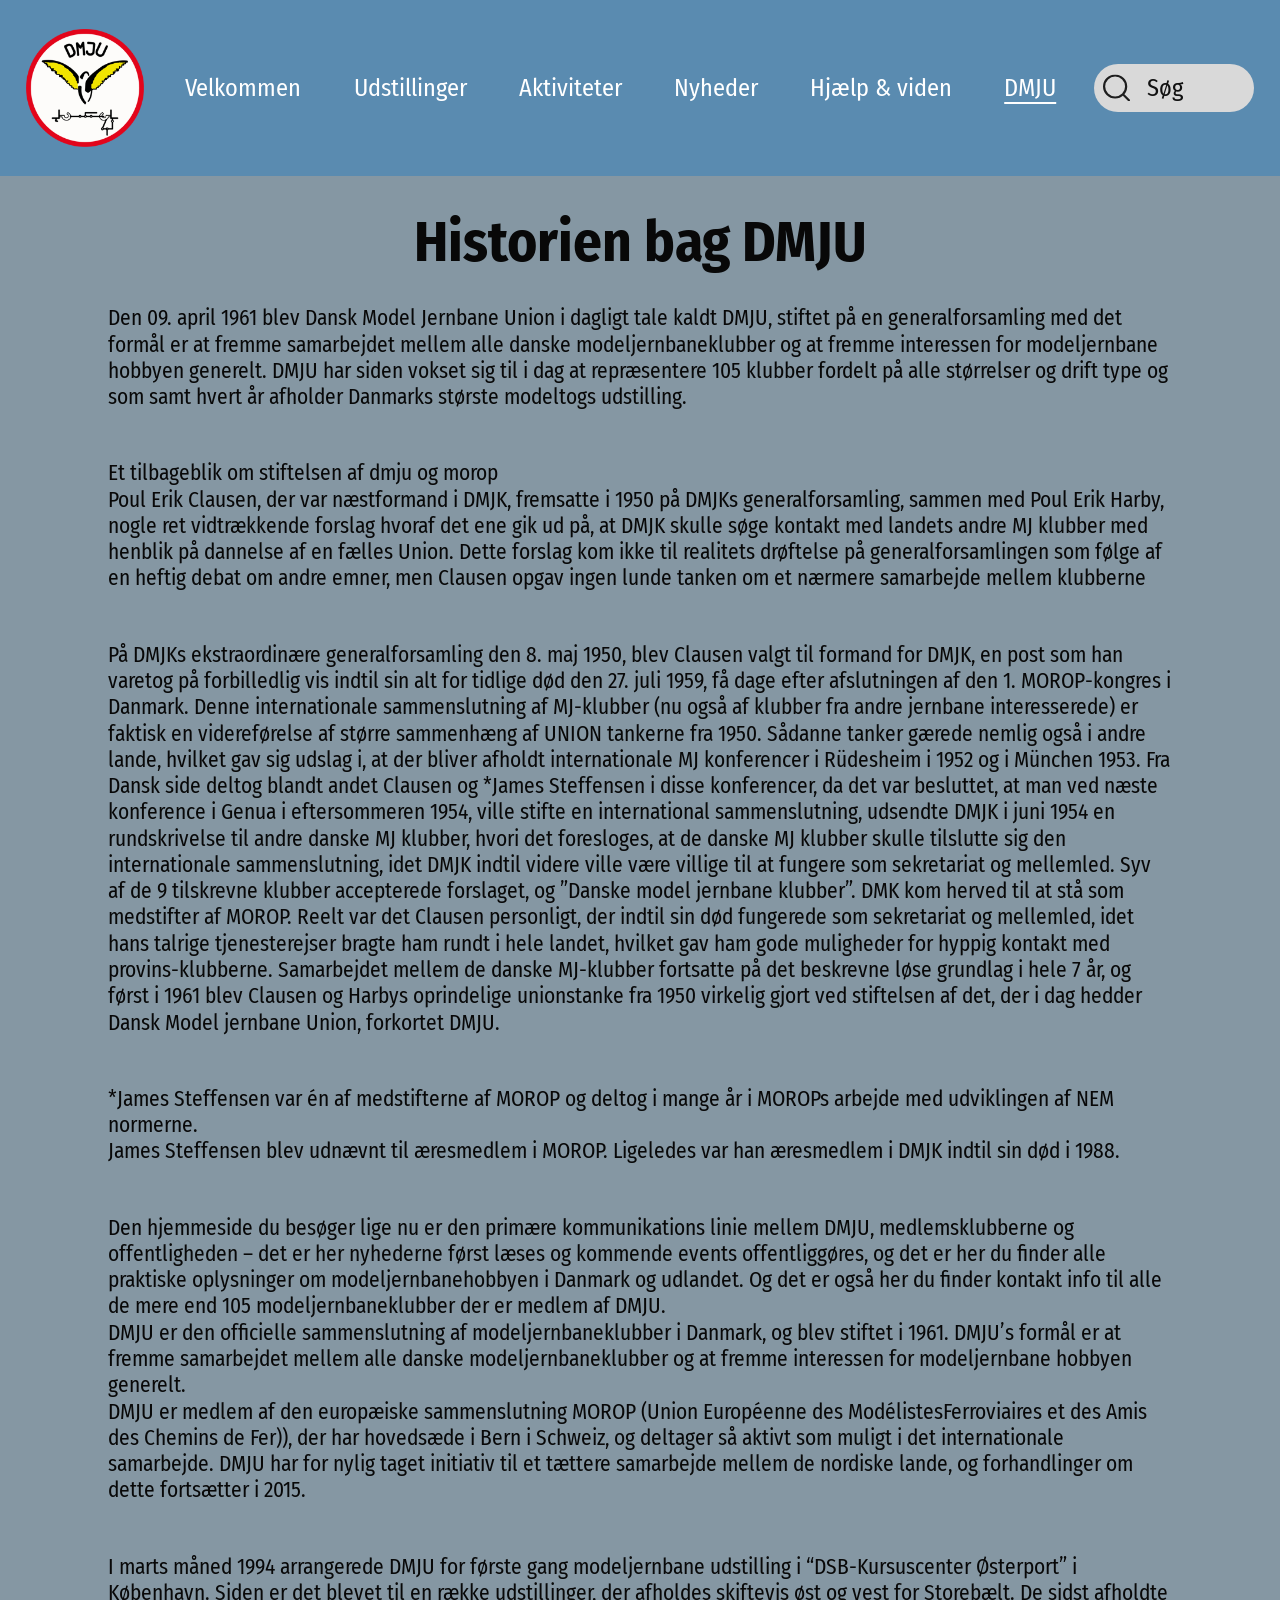
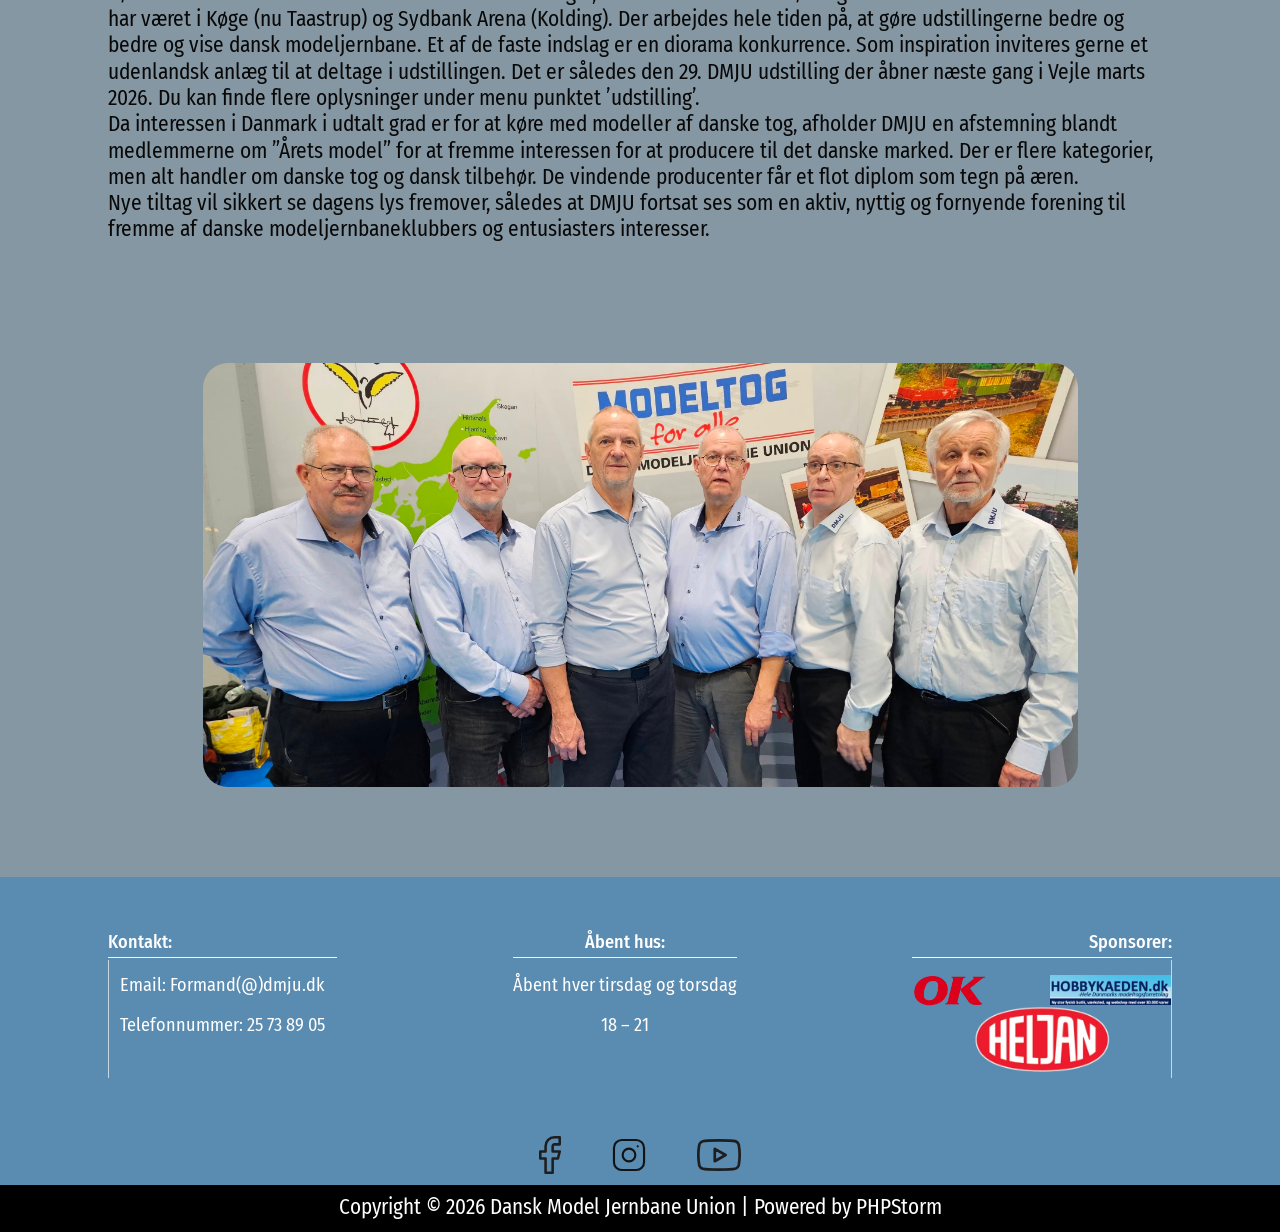
<file: omdmju.html>
<!DOCTYPE html>
<html lang="da">
<head>
    <meta charset="UTF-8">
    <meta name="viewport" content="width=device-width, initial-scale=1">
    <title>Om foreningen | Dansk Model Jernbane Union</title>
    <link rel="icon" href="img/c142c.png" type="image/png">
    <link rel="stylesheet" href="vendor/bootstrap.min.css">
    <link rel="stylesheet" href="style.css">
    <script defer src="vendor/bootstrap.bundle.min.js"></script>
    <script defer src="script.js"></script>
</head>
<body>
<a class="visually-hidden-focusable skip-link" href="#indhold">Gå til indhold</a>
<header class="site-header sticky-top">
    <nav class="navbar navbar-expand-xl" aria-label="Hovednavigation">
        <div class="container-fluid">
            <a class="navbar-brand" href="index.html">
                <img src="img/c142c.png" alt="DMJU – forside">
            </a>
            <button class="navbar-toggler" type="button" data-bs-toggle="collapse" data-bs-target="#hovedmenu" aria-controls="hovedmenu" aria-expanded="false" aria-label="Åbn eller luk hovedmenuen">
                <span class="navbar-toggler-icon"></span>
            </button>
            <div class="collapse navbar-collapse" id="hovedmenu">
                <ul class="navbar-nav">
                    <li class="nav-item dropdown">
                        <button class="nav-link dropdown-toggle" type="button" data-bs-toggle="dropdown" aria-expanded="false">Velkommen</button>
                        <ul class="dropdown-menu">
                            <li><a class="dropdown-item" href="velkommen.html">Bliv medlem</a></li>
                            <li><span class="dropdown-item-text">Find en klub</span></li>
                            <li><span class="dropdown-item-text">Kluboversigt</span></li>
                        </ul>
                    </li>
                    <li class="nav-item dropdown">
                        <button class="nav-link dropdown-toggle" type="button" data-bs-toggle="dropdown" aria-expanded="false">Udstillinger</button>
                        <ul class="dropdown-menu">
                            <li><a class="dropdown-item" href="udstillinger.html">Kommende udstillinger</a></li>
                            <li><span class="dropdown-item-text">Tidligere udstillinger</span></li>
                            <li><span class="dropdown-item-text">Modeljernbanens Dag</span></li>
                        </ul>
                    </li>
                    <li class="nav-item dropdown">
                        <button class="nav-link dropdown-toggle" type="button" data-bs-toggle="dropdown" aria-expanded="false">Aktiviteter</button>
                        <ul class="dropdown-menu">
                            <li><a class="dropdown-item" href="fotokonkurrence.html">Fotokonkurrence</a></li>
                            <li><span class="dropdown-item-text">Årets Model</span></li>
                            <li><span class="dropdown-item-text">Årets Krus</span></li>
                        </ul>
                    </li>
                    <li class="nav-item dropdown">
                        <button class="nav-link dropdown-toggle" type="button" data-bs-toggle="dropdown" aria-expanded="false">Nyheder</button>
                        <ul class="dropdown-menu">
                            <li><a class="dropdown-item" href="nyheder.html">DMJU</a></li>
                            <li><span class="dropdown-item-text">Seneste nyheder</span></li>
                        </ul>
                    </li>
                    <li class="nav-item dropdown">
                        <button class="nav-link dropdown-toggle" type="button" data-bs-toggle="dropdown" aria-expanded="false">Hjælp &amp; viden</button>
                        <ul class="dropdown-menu">
                            <li><a class="dropdown-item" href="hjaelpogviden.html">Hjælpevognen</a></li>
                            <li><span class="dropdown-item-text">Sporstørrelser og standarder</span></li>
                            <li><span class="dropdown-item-text">Nyttige links</span></li>
                        </ul>
                    </li>
                    <li class="nav-item dropdown">
                        <button class="nav-link dropdown-toggle active" type="button" data-bs-toggle="dropdown" aria-expanded="false">DMJU</button>
                        <ul class="dropdown-menu">
                            <li><a class="dropdown-item active" href="omdmju.html" aria-current="page">Om foreningen</a></li>
                            <li><span class="dropdown-item-text">Bestyrelse og kontakt</span></li>
                            <li><span class="dropdown-item-text">Vedtægter og referater</span></li>
                        </ul>
                    </li>
                </ul>
                <form class="site-search" role="search">
                    <label class="visually-hidden" for="soeg">Søg på hjemmesiden</label>
                    <input class="form-control" id="soeg" type="search" placeholder="Søg" autocomplete="off" required maxlength="120" aria-controls="soegeresultater">
                    <button class="btn search-button" type="submit" aria-label="Søg"><img src="img/search.svg" alt=""></button>
                    <div class="search-results" id="soegeresultater" hidden>
                        <p role="status" class="mb-2"></p>
                        <ul class="list-unstyled mb-0"></ul>
                    </div>
                </form>
            </div>
        </div>
    </nav>
</header>
<main class="container content-width history-page" id="indhold">
<header class="page-heading text-center">
        <h1>Historien bag DMJU</h1>
        
    </header>
    <div class="history-text">
        <p>Den 09. april 1961 blev Dansk Model Jernbane Union i dagligt tale kaldt DMJU, stiftet på en generalforsamling med det formål er at fremme samarbejdet mellem alle danske modeljernbaneklubber og at fremme interessen for modeljernbane hobbyen generelt. DMJU har siden vokset sig til i dag at repræsentere 105 klubber fordelt på alle størrelser og drift type og som samt hvert år afholder Danmarks største modeltogs udstilling.</p>
        <p>Et tilbageblik om stiftelsen af dmju og morop<br>
        Poul Erik Clausen, der var næstformand i DMJK, fremsatte i 1950 på DMJKs generalforsamling, sammen med Poul Erik Harby, nogle ret vidtrækkende forslag hvoraf det ene gik ud på, at DMJK skulle søge kontakt med landets andre MJ klubber med henblik på dannelse af en fælles Union. Dette forslag kom ikke til realitets drøftelse på generalforsamlingen som følge af en heftig debat om andre emner, men Clausen opgav ingen lunde tanken om et nærmere samarbejde mellem klubberne</p>
        <p>På DMJKs ekstraordinære generalforsamling den 8. maj 1950, blev Clausen valgt til formand for DMJK, en post som han varetog på forbilledlig vis indtil sin alt for tidlige død den 27. juli 1959, få dage efter afslutningen af den 1. MOROP-kongres i Danmark. Denne internationale sammenslutning af MJ-klubber (nu også af klubber fra andre jernbane interesserede) er faktisk en videreførelse af større sammenhæng af UNION tankerne fra 1950. Sådanne tanker gærede nemlig også i andre lande, hvilket gav sig udslag i, at der bliver afholdt internationale MJ konferencer i Rüdesheim i 1952 og i München 1953. Fra Dansk side deltog blandt andet Clausen og *James Steffensen i disse konferencer, da det var besluttet, at man ved næste konference i Genua i eftersommeren 1954, ville stifte en international sammenslutning, udsendte DMJK i juni 1954 en rundskrivelse til andre danske MJ klubber, hvori det foresloges, at de danske MJ klubber skulle tilslutte sig den internationale sammenslutning, idet DMJK indtil videre ville være villige til at fungere som sekretariat og mellemled. Syv af de 9 tilskrevne klubber accepterede forslaget, og ”Danske model jernbane klubber”. DMK kom herved til at stå som medstifter af MOROP. Reelt var det Clausen personligt, der indtil sin død fungerede som sekretariat og mellemled, idet hans talrige tjenesterejser bragte ham rundt i hele landet, hvilket gav ham gode muligheder for hyppig kontakt med provins-klubberne. Samarbejdet mellem de danske MJ-klubber fortsatte på det beskrevne løse grundlag i hele 7 år, og først i 1961 blev Clausen og Harbys oprindelige unionstanke fra 1950 virkelig gjort ved stiftelsen af det, der i dag hedder Dansk Model jernbane Union, forkortet DMJU.</p>
        <p>*James Steffensen var én af medstifterne af MOROP og deltog i mange år i MOROPs arbejde med udviklingen af NEM normerne.<br>
        James Steffensen blev udnævnt til æresmedlem i MOROP. Ligeledes var han æresmedlem i DMJK indtil sin død i 1988.</p>
        <p>Den hjemmeside du besøger lige nu er den primære kommunikations linie mellem DMJU, medlemsklubberne og offentligheden – det er her nyhederne først læses og kommende events offentliggøres, og det er her du finder alle praktiske oplysninger om modeljernbanehobbyen i Danmark og udlandet. Og det er også her du finder kontakt info til alle de mere end 105 modeljernbaneklubber der er medlem af DMJU.<br>
        DMJU er den officielle sammenslutning af modeljernbaneklubber i Danmark, og blev stiftet i 1961. DMJU’s formål er at fremme samarbejdet mellem alle danske modeljernbaneklubber og at fremme interessen for modeljernbane hobbyen generelt.<br>
        DMJU er medlem af den europæiske sammenslutning MOROP (Union Européenne des ModélistesFerroviaires et des Amis des Chemins de Fer)), der har hovedsæde i Bern i Schweiz, og deltager så aktivt som muligt i det internationale samarbejde. DMJU har for nylig taget initiativ til et tættere samarbejde mellem de nordiske lande, og forhandlinger om dette fortsætter i 2015.</p>
        <p>I marts måned 1994 arrangerede DMJU for første gang modeljernbane udstilling i “DSB-Kursuscenter Østerport” i København. Siden er det blevet til en række udstillinger, der afholdes skiftevis øst og vest for Storebælt. De sidst afholdte har været i Køge (nu Taastrup) og Sydbank Arena (Kolding). Der arbejdes hele tiden på, at gøre udstillingerne bedre og bedre og vise dansk modeljernbane. Et af de faste indslag er en diorama konkurrence. Som inspiration inviteres gerne et udenlandsk anlæg til at deltage i udstillingen. Det er således den 29. DMJU udstilling der åbner næste gang i Vejle marts 2026. Du kan finde flere oplysninger under menu punktet ’udstilling’.<br>
        Da interessen i Danmark i udtalt grad er for at køre med modeller af danske tog, afholder DMJU en afstemning blandt medlemmerne om ”Årets model” for at fremme interessen for at producere til det danske marked. Der er flere kategorier, men alt handler om danske tog og dansk tilbehør. De vindende producenter får et flot diplom som tegn på æren.<br>
        Nye tiltag vil sikkert se dagens lys fremover, således at DMJU fortsat ses som en aktiv, nyttig og fornyende forening til fremme af danske modeljernbaneklubbers og entusiasters interesser.</p>
    </div>
    <img class="history-photo" src="img/9716d.png" alt="Fem personer foran en stand med modeltog" loading="lazy">
</main>
<footer class="site-footer">
    <div class="container content-width">
        <div class="row justify-content-between gy-4 footer-info">
            <section class="col-md-auto footer-contact">
                <h2>Kontakt:</h2>
                <p>Email: Formand(@)dmju.dk</p>
                <p>Telefonnummer: 25 73 89 05</p>
            </section>
            <section class="col-md-auto text-md-center">
                <h2>Åbent hus:</h2>
                <p>Åbent hver tirsdag og torsdag</p>
                <p>18 – 21</p>
            </section>
            <section class="col-md-auto footer-sponsors">
                <h2 class="text-md-end">Sponsorer:</h2>
                <div class="sponsor-logos">
                    <img class="sponsor-ok" src="img/f63b8.png" alt="OK" loading="lazy">
                    <span class="sponsor-hobby"><img src="img/8ede2.png" alt="Hobbykæden" loading="lazy"></span>
                    <img class="sponsor-heljan" src="img/9cd0e.png" alt="Heljan" loading="lazy">
                </div>
            </section>
        </div>
        <div class="footer-social d-flex justify-content-center">
            <img src="img/facebook.svg" alt="Facebook">
            <img src="img/instagram.svg" alt="Instagram">
            <img src="img/youtube.svg" alt="YouTube">
        </div>
    </div>
    <p class="copyright text-center mb-0">Copyright © 2026 Dansk Model Jernbane Union | Powered by PHPStorm</p>
</footer>
</body>
</html>
</file>
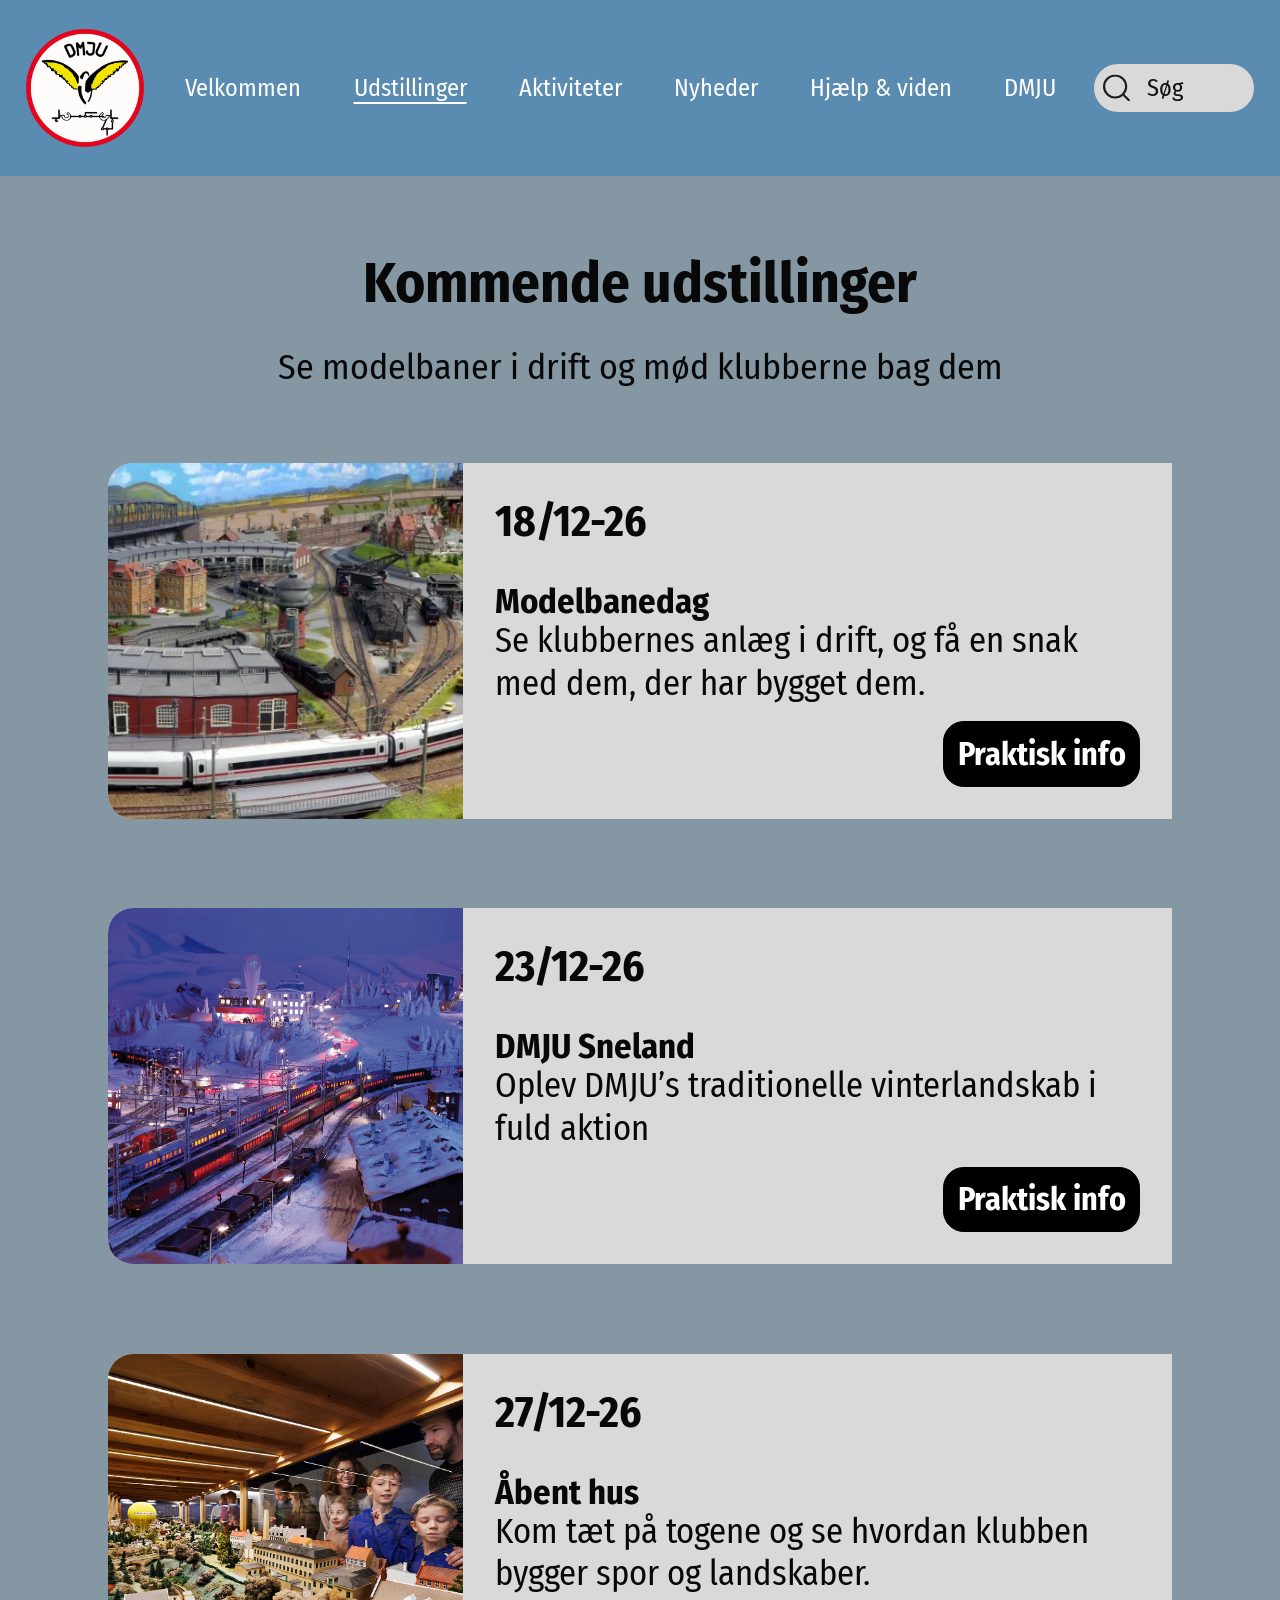
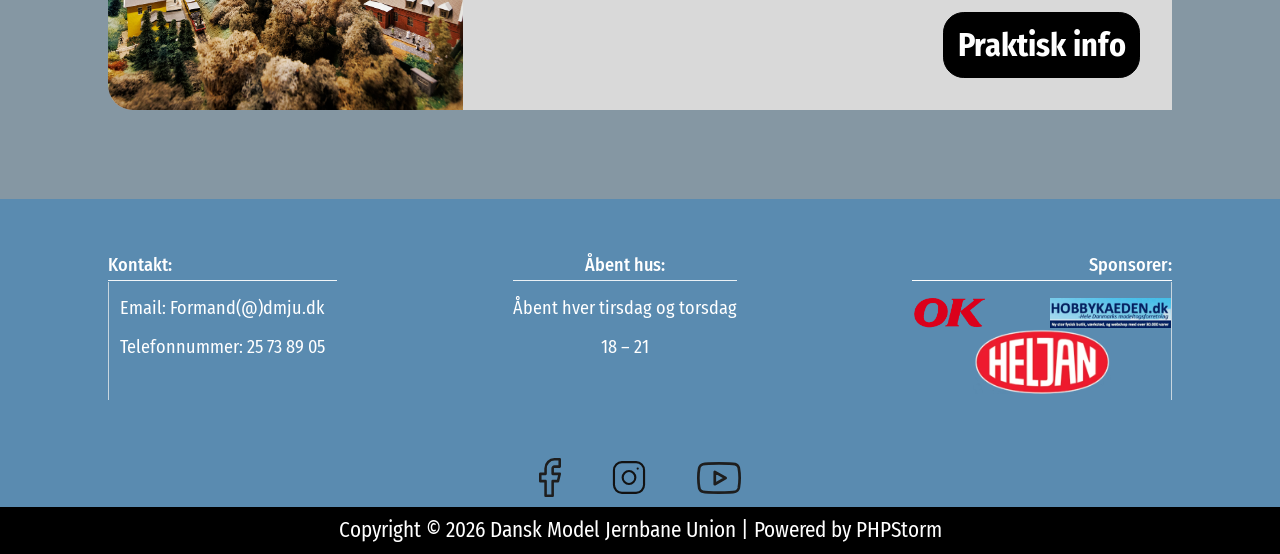
<file: udstillinger.html>
<!DOCTYPE html>
<html lang="da">
<head>
    <meta charset="UTF-8">
    <meta name="viewport" content="width=device-width, initial-scale=1">
    <title>Kommende udstillinger | Dansk Model Jernbane Union</title>
    <link rel="icon" href="img/c142c.png" type="image/png">
    <link rel="stylesheet" href="vendor/bootstrap.min.css">
    <link rel="stylesheet" href="style.css">
    <script defer src="vendor/bootstrap.bundle.min.js"></script>
    <script defer src="script.js"></script>
</head>
<body>
<a class="visually-hidden-focusable skip-link" href="#indhold">Gå til indhold</a>
<header class="site-header sticky-top">
    <nav class="navbar navbar-expand-xl" aria-label="Hovednavigation">
        <div class="container-fluid">
            <a class="navbar-brand" href="index.html">
                <img src="img/c142c.png" alt="DMJU – forside">
            </a>
            <button class="navbar-toggler" type="button" data-bs-toggle="collapse" data-bs-target="#hovedmenu" aria-controls="hovedmenu" aria-expanded="false" aria-label="Åbn eller luk hovedmenuen">
                <span class="navbar-toggler-icon"></span>
            </button>
            <div class="collapse navbar-collapse" id="hovedmenu">
                <ul class="navbar-nav">
                    <li class="nav-item dropdown">
                        <button class="nav-link dropdown-toggle" type="button" data-bs-toggle="dropdown" aria-expanded="false">Velkommen</button>
                        <ul class="dropdown-menu">
                            <li><a class="dropdown-item" href="velkommen.html">Bliv medlem</a></li>
                            <li><span class="dropdown-item-text">Find en klub</span></li>
                            <li><span class="dropdown-item-text">Kluboversigt</span></li>
                        </ul>
                    </li>
                    <li class="nav-item dropdown">
                        <button class="nav-link dropdown-toggle active" type="button" data-bs-toggle="dropdown" aria-expanded="false">Udstillinger</button>
                        <ul class="dropdown-menu">
                            <li><a class="dropdown-item active" href="udstillinger.html" aria-current="page">Kommende udstillinger</a></li>
                            <li><span class="dropdown-item-text">Tidligere udstillinger</span></li>
                            <li><span class="dropdown-item-text">Modeljernbanens Dag</span></li>
                        </ul>
                    </li>
                    <li class="nav-item dropdown">
                        <button class="nav-link dropdown-toggle" type="button" data-bs-toggle="dropdown" aria-expanded="false">Aktiviteter</button>
                        <ul class="dropdown-menu">
                            <li><a class="dropdown-item" href="fotokonkurrence.html">Fotokonkurrence</a></li>
                            <li><span class="dropdown-item-text">Årets Model</span></li>
                            <li><span class="dropdown-item-text">Årets Krus</span></li>
                        </ul>
                    </li>
                    <li class="nav-item dropdown">
                        <button class="nav-link dropdown-toggle" type="button" data-bs-toggle="dropdown" aria-expanded="false">Nyheder</button>
                        <ul class="dropdown-menu">
                            <li><a class="dropdown-item" href="nyheder.html">DMJU</a></li>
                            <li><span class="dropdown-item-text">Seneste nyheder</span></li>
                        </ul>
                    </li>
                    <li class="nav-item dropdown">
                        <button class="nav-link dropdown-toggle" type="button" data-bs-toggle="dropdown" aria-expanded="false">Hjælp &amp; viden</button>
                        <ul class="dropdown-menu">
                            <li><a class="dropdown-item" href="hjaelpogviden.html">Hjælpevognen</a></li>
                            <li><span class="dropdown-item-text">Sporstørrelser og standarder</span></li>
                            <li><span class="dropdown-item-text">Nyttige links</span></li>
                        </ul>
                    </li>
                    <li class="nav-item dropdown">
                        <button class="nav-link dropdown-toggle" type="button" data-bs-toggle="dropdown" aria-expanded="false">DMJU</button>
                        <ul class="dropdown-menu">
                            <li><a class="dropdown-item" href="omdmju.html">Om foreningen</a></li>
                            <li><span class="dropdown-item-text">Bestyrelse og kontakt</span></li>
                            <li><span class="dropdown-item-text">Vedtægter og referater</span></li>
                        </ul>
                    </li>
                </ul>
                <form class="site-search" role="search">
                    <label class="visually-hidden" for="soeg">Søg på hjemmesiden</label>
                    <input class="form-control" id="soeg" type="search" placeholder="Søg" autocomplete="off" required maxlength="120" aria-controls="soegeresultater">
                    <button class="btn search-button" type="submit" aria-label="Søg"><img src="img/search.svg" alt=""></button>
                    <div class="search-results" id="soegeresultater" hidden>
                        <p role="status" class="mb-2"></p>
                        <ul class="list-unstyled mb-0"></ul>
                    </div>
                </form>
            </div>
        </div>
    </nav>
</header>
<main class="container content-width exhibitions-page" id="indhold">
<header class="page-heading text-center">
        <h1>Kommende udstillinger</h1>
        <p>Se modelbaner i drift og mød klubberne bag dem</p>
    </header>
    <div class="feature-list">
    <article class="feature-row row g-0">
        <div class="col-md-4 feature-media"><img src="img/d6ab1.png" alt="Modelbane med røde bygninger og et hvidt tog" loading="lazy"></div>
        <div class="col-md-8 feature-copy">
            <time datetime="2026-12-18">18/12-26</time>
            <h2>Modelbanedag</h2>
            <p>Se klubbernes anlæg i drift, og få en snak med dem, der har bygget dem.</p>
            <button class="btn btn-dark dmju-button align-self-end" type="button" data-bs-toggle="modal" data-bs-target="#detaljer">Praktisk info</button>
        </div>
    </article>
    <article class="feature-row row g-0">
        <div class="col-md-4 feature-media"><img src="img/f171a.png" alt="Oplyst modeltog i et sneklædt landskab" loading="lazy"></div>
        <div class="col-md-8 feature-copy">
            <time datetime="2026-12-23">23/12-26</time>
            <h2>DMJU Sneland</h2>
            <p>Oplev DMJU’s traditionelle vinterlandskab i fuld aktion</p>
            <button class="btn btn-dark dmju-button align-self-end" type="button" data-bs-toggle="modal" data-bs-target="#detaljer">Praktisk info</button>
        </div>
    </article>
    <article class="feature-row row g-0">
        <div class="col-md-4 feature-media"><img src="img/846b6.png" alt="Besøgende ved et modeljernbaneanlæg" loading="lazy"></div>
        <div class="col-md-8 feature-copy">
            <time datetime="2026-12-27">27/12-26</time>
            <h2>Åbent hus</h2>
            <p>Kom tæt på togene og se hvordan klubben bygger spor og landskaber.</p>
            <button class="btn btn-dark dmju-button align-self-end" type="button" data-bs-toggle="modal" data-bs-target="#detaljer">Praktisk info</button>
        </div>
    </article>
    </div>
    <div class="modal fade" id="detaljer" tabindex="-1" aria-labelledby="detaljer-titel" aria-hidden="true">
        <div class="modal-dialog modal-dialog-centered">
            <div class="modal-content">
                <div class="modal-header">
                    <h2 class="modal-title fs-4" id="detaljer-titel"></h2>
                    <button class="btn-close" type="button" data-bs-dismiss="modal" aria-label="Luk"></button>
                </div>
                <div class="modal-body">
                    <p class="modal-event mb-0"></p>
                </div>
            </div>
        </div>
    </div>
</main>
<footer class="site-footer">
    <div class="container content-width">
        <div class="row justify-content-between gy-4 footer-info">
            <section class="col-md-auto footer-contact">
                <h2>Kontakt:</h2>
                <p>Email: Formand(@)dmju.dk</p>
                <p>Telefonnummer: 25 73 89 05</p>
            </section>
            <section class="col-md-auto text-md-center">
                <h2>Åbent hus:</h2>
                <p>Åbent hver tirsdag og torsdag</p>
                <p>18 – 21</p>
            </section>
            <section class="col-md-auto footer-sponsors">
                <h2 class="text-md-end">Sponsorer:</h2>
                <div class="sponsor-logos">
                    <img class="sponsor-ok" src="img/f63b8.png" alt="OK" loading="lazy">
                    <span class="sponsor-hobby"><img src="img/8ede2.png" alt="Hobbykæden" loading="lazy"></span>
                    <img class="sponsor-heljan" src="img/9cd0e.png" alt="Heljan" loading="lazy">
                </div>
            </section>
        </div>
        <div class="footer-social d-flex justify-content-center">
            <img src="img/facebook.svg" alt="Facebook">
            <img src="img/instagram.svg" alt="Instagram">
            <img src="img/youtube.svg" alt="YouTube">
        </div>
    </div>
    <p class="copyright text-center mb-0">Copyright © 2026 Dansk Model Jernbane Union | Powered by PHPStorm</p>
</footer>
</body>
</html>
</file>
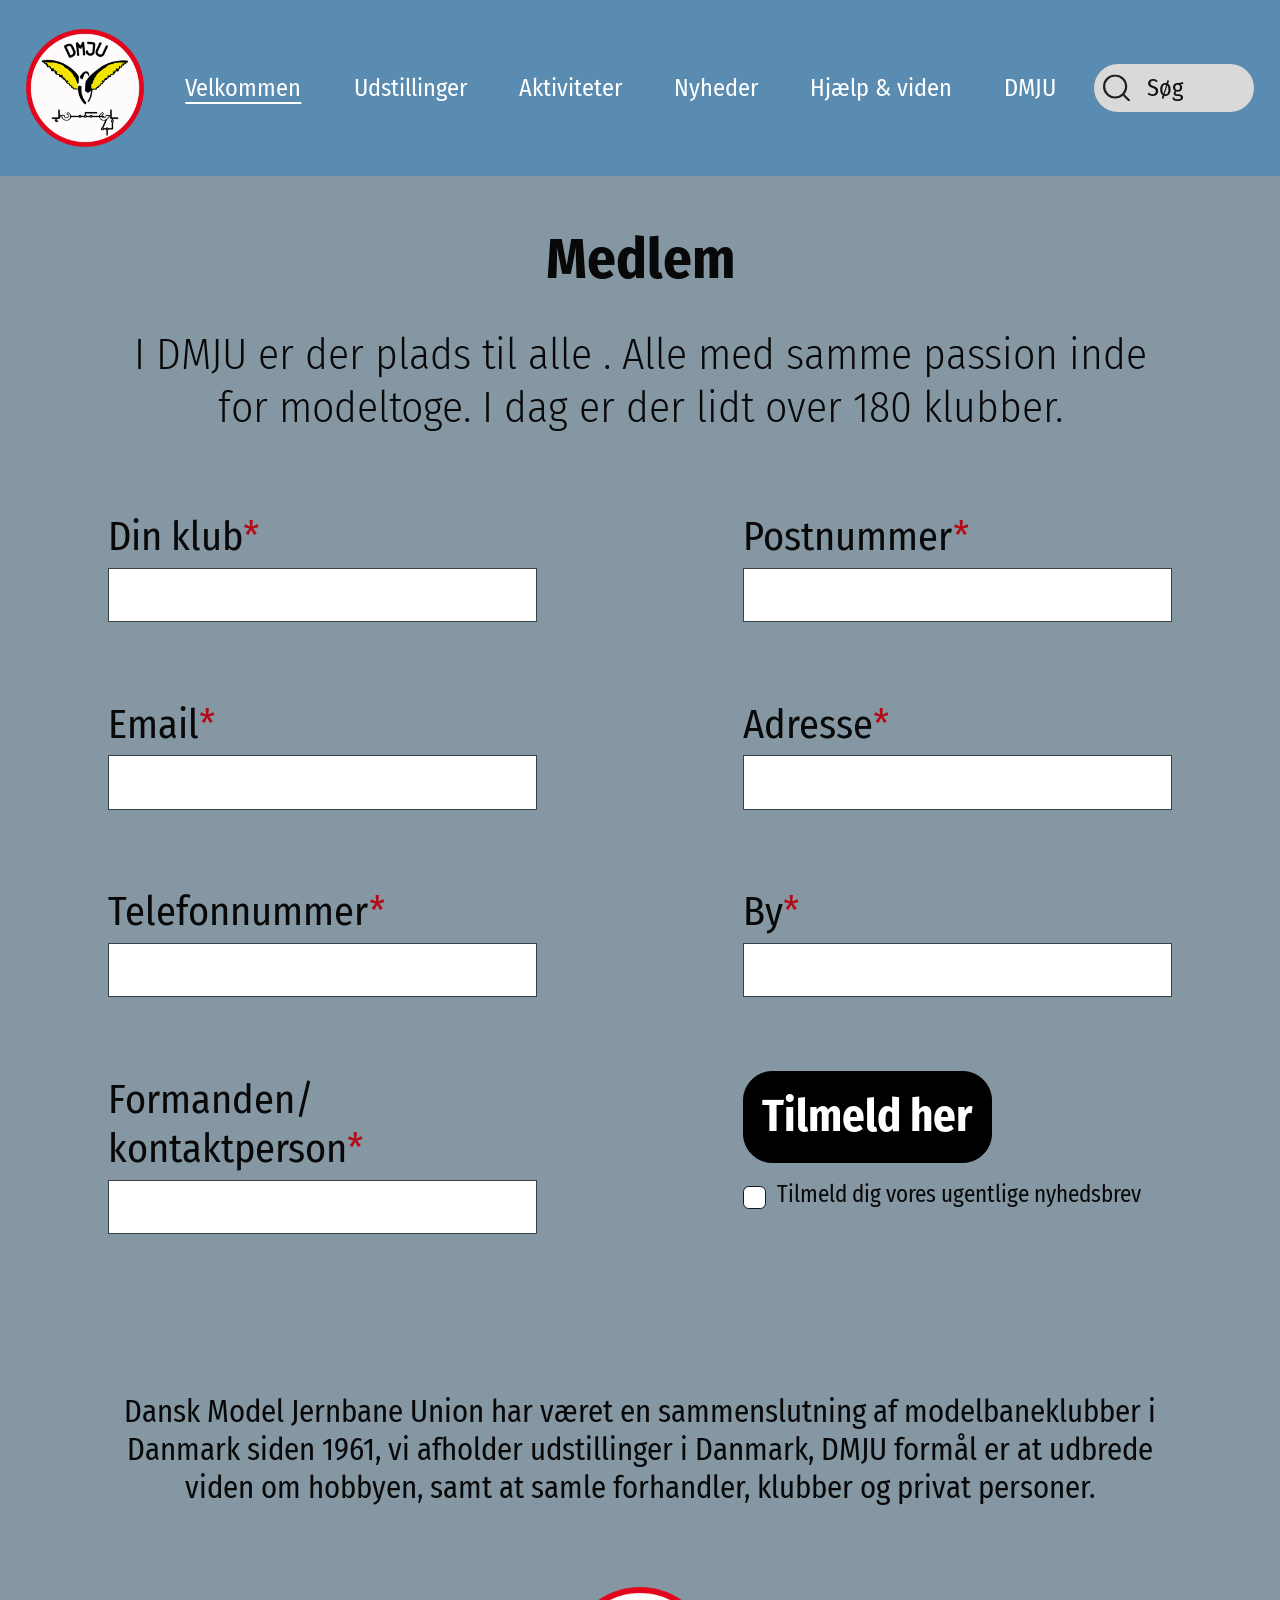
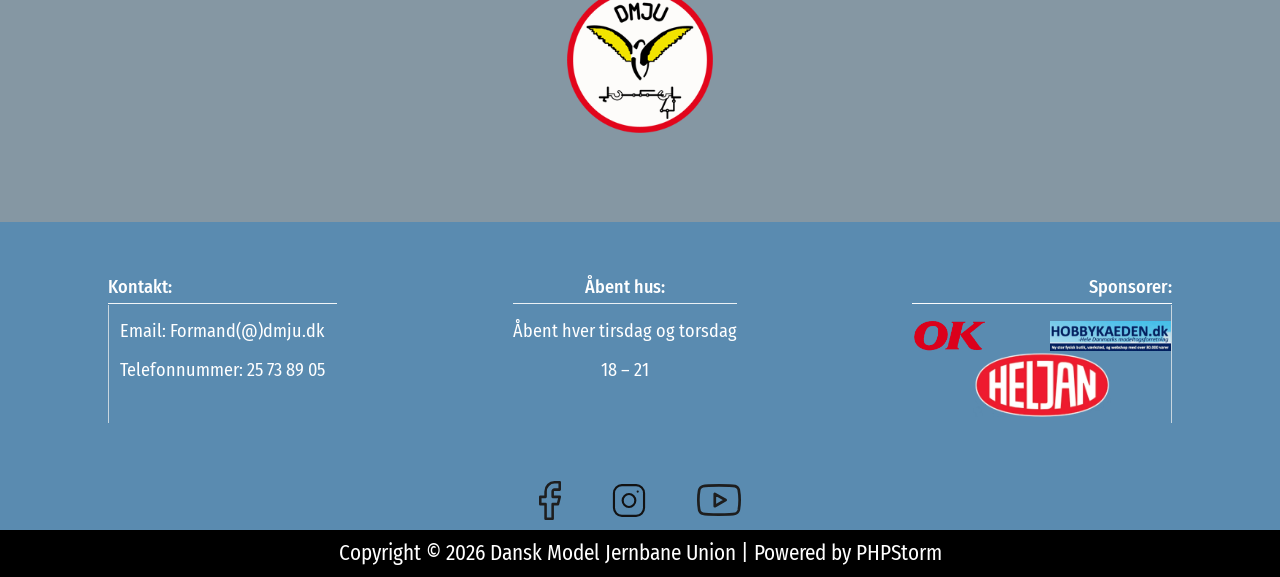
<file: velkommen.html>
<!DOCTYPE html>
<html lang="da">
<head>
    <meta charset="UTF-8">
    <meta name="viewport" content="width=device-width, initial-scale=1">
    <title>Bliv medlem | Dansk Model Jernbane Union</title>
    <link rel="icon" href="img/c142c.png" type="image/png">
    <link rel="stylesheet" href="vendor/bootstrap.min.css">
    <link rel="stylesheet" href="style.css">
    <script defer src="vendor/bootstrap.bundle.min.js"></script>
    <script defer src="script.js"></script>
</head>
<body>
<a class="visually-hidden-focusable skip-link" href="#indhold">Gå til indhold</a>
<header class="site-header sticky-top">
    <nav class="navbar navbar-expand-xl" aria-label="Hovednavigation">
        <div class="container-fluid">
            <a class="navbar-brand" href="index.html">
                <img src="img/c142c.png" alt="DMJU – forside">
            </a>
            <button class="navbar-toggler" type="button" data-bs-toggle="collapse" data-bs-target="#hovedmenu" aria-controls="hovedmenu" aria-expanded="false" aria-label="Åbn eller luk hovedmenuen">
                <span class="navbar-toggler-icon"></span>
            </button>
            <div class="collapse navbar-collapse" id="hovedmenu">
                <ul class="navbar-nav">
                    <li class="nav-item dropdown">
                        <button class="nav-link dropdown-toggle active" type="button" data-bs-toggle="dropdown" aria-expanded="false">Velkommen</button>
                        <ul class="dropdown-menu">
                            <li><a class="dropdown-item active" href="velkommen.html" aria-current="page">Bliv medlem</a></li>
                            <li><span class="dropdown-item-text">Find en klub</span></li>
                            <li><span class="dropdown-item-text">Kluboversigt</span></li>
                        </ul>
                    </li>
                    <li class="nav-item dropdown">
                        <button class="nav-link dropdown-toggle" type="button" data-bs-toggle="dropdown" aria-expanded="false">Udstillinger</button>
                        <ul class="dropdown-menu">
                            <li><a class="dropdown-item" href="udstillinger.html">Kommende udstillinger</a></li>
                            <li><span class="dropdown-item-text">Tidligere udstillinger</span></li>
                            <li><span class="dropdown-item-text">Modeljernbanens Dag</span></li>
                        </ul>
                    </li>
                    <li class="nav-item dropdown">
                        <button class="nav-link dropdown-toggle" type="button" data-bs-toggle="dropdown" aria-expanded="false">Aktiviteter</button>
                        <ul class="dropdown-menu">
                            <li><a class="dropdown-item" href="fotokonkurrence.html">Fotokonkurrence</a></li>
                            <li><span class="dropdown-item-text">Årets Model</span></li>
                            <li><span class="dropdown-item-text">Årets Krus</span></li>
                        </ul>
                    </li>
                    <li class="nav-item dropdown">
                        <button class="nav-link dropdown-toggle" type="button" data-bs-toggle="dropdown" aria-expanded="false">Nyheder</button>
                        <ul class="dropdown-menu">
                            <li><a class="dropdown-item" href="nyheder.html">DMJU</a></li>
                            <li><span class="dropdown-item-text">Seneste nyheder</span></li>
                        </ul>
                    </li>
                    <li class="nav-item dropdown">
                        <button class="nav-link dropdown-toggle" type="button" data-bs-toggle="dropdown" aria-expanded="false">Hjælp &amp; viden</button>
                        <ul class="dropdown-menu">
                            <li><a class="dropdown-item" href="hjaelpogviden.html">Hjælpevognen</a></li>
                            <li><span class="dropdown-item-text">Sporstørrelser og standarder</span></li>
                            <li><span class="dropdown-item-text">Nyttige links</span></li>
                        </ul>
                    </li>
                    <li class="nav-item dropdown">
                        <button class="nav-link dropdown-toggle" type="button" data-bs-toggle="dropdown" aria-expanded="false">DMJU</button>
                        <ul class="dropdown-menu">
                            <li><a class="dropdown-item" href="omdmju.html">Om foreningen</a></li>
                            <li><span class="dropdown-item-text">Bestyrelse og kontakt</span></li>
                            <li><span class="dropdown-item-text">Vedtægter og referater</span></li>
                        </ul>
                    </li>
                </ul>
                <form class="site-search" role="search">
                    <label class="visually-hidden" for="soeg">Søg på hjemmesiden</label>
                    <input class="form-control" id="soeg" type="search" placeholder="Søg" autocomplete="off" required maxlength="120" aria-controls="soegeresultater">
                    <button class="btn search-button" type="submit" aria-label="Søg"><img src="img/search.svg" alt=""></button>
                    <div class="search-results" id="soegeresultater" hidden>
                        <p role="status" class="mb-2"></p>
                        <ul class="list-unstyled mb-0"></ul>
                    </div>
                </form>
            </div>
        </div>
    </nav>
</header>
<main class="container content-width member-page" id="indhold">
<header class="page-heading text-center">
        <h1>Medlem</h1>
        <p>I DMJU er der plads til alle . Alle med samme passion inde for modeltoge. I dag er der lidt over 180 klubber.</p>
    </header>
    <form id="medlemsformular" class="member-form" novalidate>
        <div class="row justify-content-between gy-4">
            <div class="col-md-5">
            <div class="member-field">
                <label class="form-label" for="klub">Din klub<span aria-hidden="true">*</span></label>
                <input id="klub" class="form-control" type="text" autocomplete="organization" required aria-describedby="klub-fejl">
                <div class="invalid-feedback" id="klub-fejl">Udfyld feltet.</div>
            </div>
            <div class="member-field">
                <label class="form-label" for="email">Email<span aria-hidden="true">*</span></label>
                <input id="email" class="form-control" type="email" autocomplete="email" required aria-describedby="email-fejl">
                <div class="invalid-feedback" id="email-fejl">Udfyld feltet.</div>
            </div>
            <div class="member-field">
                <label class="form-label" for="telefon">Telefonnummer<span aria-hidden="true">*</span></label>
                <input id="telefon" class="form-control" type="tel" autocomplete="tel" required aria-describedby="telefon-fejl">
                <div class="invalid-feedback" id="telefon-fejl">Udfyld feltet.</div>
            </div>
            <div class="member-field">
                <label class="form-label" for="kontaktperson">Formanden/<wbr>kontaktperson<span aria-hidden="true">*</span></label>
                <input id="kontaktperson" class="form-control" type="text" autocomplete="name" required aria-describedby="kontaktperson-fejl">
                <div class="invalid-feedback" id="kontaktperson-fejl">Udfyld feltet.</div>
            </div>
            </div>
            <div class="col-md-5">
            <div class="member-field">
                <label class="form-label" for="postnummer">Postnummer<span aria-hidden="true">*</span></label>
                <input id="postnummer" class="form-control" type="text" autocomplete="postal-code" required aria-describedby="postnummer-fejl" inputmode="numeric" pattern="[0-9]{4}">
                <div class="invalid-feedback" id="postnummer-fejl">Udfyld feltet.</div>
            </div>
            <div class="member-field">
                <label class="form-label" for="adresse">Adresse<span aria-hidden="true">*</span></label>
                <input id="adresse" class="form-control" type="text" autocomplete="street-address" required aria-describedby="adresse-fejl">
                <div class="invalid-feedback" id="adresse-fejl">Udfyld feltet.</div>
            </div>
            <div class="member-field">
                <label class="form-label" for="by">By<span aria-hidden="true">*</span></label>
                <input id="by" class="form-control" type="text" autocomplete="address-level2" required aria-describedby="by-fejl">
                <div class="invalid-feedback" id="by-fejl">Udfyld feltet.</div>
            </div>
                <div class="member-submit">
                    <button class="btn btn-dark dmju-button" type="submit">Tilmeld her</button>
                    <div class="form-check">
                        <input class="form-check-input" type="checkbox" id="nyhedsbrev">
                        <label class="form-check-label" for="nyhedsbrev">Tilmeld dig vores ugentlige nyhedsbrev</label>
                    </div>
                    <p id="formularstatus" role="status" class="mb-0"></p>
                </div>
            </div>
        </div>
    </form>
    <section class="member-about text-center">
        <p>Dansk Model Jernbane Union har været en sammenslutning af modelbaneklubber i Danmark siden 1961, vi afholder udstillinger i Danmark, DMJU formål er at udbrede viden om hobbyen, samt at samle forhandler, klubber og privat personer.</p>
        <img src="img/c142c.png" alt="DMJU-logo" loading="lazy">
    </section>
</main>
<footer class="site-footer">
    <div class="container content-width">
        <div class="row justify-content-between gy-4 footer-info">
            <section class="col-md-auto footer-contact">
                <h2>Kontakt:</h2>
                <p>Email: Formand(@)dmju.dk</p>
                <p>Telefonnummer: 25 73 89 05</p>
            </section>
            <section class="col-md-auto text-md-center">
                <h2>Åbent hus:</h2>
                <p>Åbent hver tirsdag og torsdag</p>
                <p>18 – 21</p>
            </section>
            <section class="col-md-auto footer-sponsors">
                <h2 class="text-md-end">Sponsorer:</h2>
                <div class="sponsor-logos">
                    <img class="sponsor-ok" src="img/f63b8.png" alt="OK" loading="lazy">
                    <span class="sponsor-hobby"><img src="img/8ede2.png" alt="Hobbykæden" loading="lazy"></span>
                    <img class="sponsor-heljan" src="img/9cd0e.png" alt="Heljan" loading="lazy">
                </div>
            </section>
        </div>
        <div class="footer-social d-flex justify-content-center">
            <img src="img/facebook.svg" alt="Facebook">
            <img src="img/instagram.svg" alt="Instagram">
            <img src="img/youtube.svg" alt="YouTube">
        </div>
    </div>
    <p class="copyright text-center mb-0">Copyright © 2026 Dansk Model Jernbane Union | Powered by PHPStorm</p>
</footer>
</body>
</html>
</file>
<file: style.css>
@font-face {
    font-family: "Fira Sans Condensed";
    src: url("vendor/fira-sans-condensed-300.woff2") format("woff2");
    font-weight: 300;
    font-display: swap;
}
@font-face {
    font-family: "Fira Sans Condensed";
    src: url("vendor/fira-sans-condensed-400.woff2") format("woff2");
    font-weight: 400;
    font-display: swap;
}
@font-face {
    font-family: "Fira Sans Condensed";
    src: url("vendor/fira-sans-condensed-500.woff2") format("woff2");
    font-weight: 500;
    font-display: swap;
}
@font-face {
    font-family: "Fira Sans Condensed";
    src: url("vendor/fira-sans-condensed-600.woff2") format("woff2");
    font-weight: 600;
    font-display: swap;
}
@font-face {
    font-family: "Fira Sans Condensed";
    src: url("vendor/fira-sans-condensed-700.woff2") format("woff2");
    font-weight: 700;
    font-display: swap;
}

:root {
    --dmju-background: #8597a3;
    --dmju-blue: #5a8bb0;
    --dmju-panel: #d9d9d9;
    --dmju-ink: #080808;
    --dmju-radius: 25px;
    --dmju-space: clamp(2rem, 7vw, 7rem);
    --bs-body-font-family: "Fira Sans Condensed", "Arial Narrow", sans-serif;
    --bs-body-bg: var(--dmju-background);
    --bs-body-color: var(--dmju-ink);
    --bs-body-line-height: 1.23;
}

body { min-height: 100vh; display: flex; flex-direction: column; }
html { scroll-padding-top: 6rem; }
main { flex: 1 0 auto; padding-block: clamp(2.5rem, 6vw, 5.5rem) var(--dmju-space); }
img { max-width: 100%; height: auto; }
h1, h2, h3 { font-weight: 700; line-height: 1.08; }
h1, h2 { font-size: clamp(2rem, 4.45vw, 4rem); }
:focus-visible { outline: 3px solid #102e46; outline-offset: 3px; }
.form-control:focus, .form-check-input:focus {
    outline: 2px solid #102e46;
    outline-offset: 2px;
    box-shadow: none;
}
.content-width { max-width: 1216px; }
@media (min-width: 768px) {
    .content-width { width: 85%; }
}

.skip-link {
    position: fixed;
    inset: 0 auto auto 0;
    z-index: 1040;
    padding: .75rem;
    background: white;
    color: #000;
}
.site-header, .site-footer { background-color: var(--dmju-blue); }
.site-header { background-image: url("img/3fa38.svg"); }
.site-header .navbar {
    padding: clamp(.5rem, 2vw, 2rem) clamp(.5rem, 1.1vw, 1rem);
}
.site-header .navbar-brand { padding: 0; }
.navbar-brand img { width: clamp(64px, 9.25vw, 133px); }
.navbar-collapse { gap: clamp(.5rem, 1vw, 1rem); }
.navbar-nav {
    flex: 1;
    justify-content: space-around;
    gap: .15rem;
    --bs-nav-link-color: #fff;
    --bs-nav-link-hover-color: #fff;
}
.navbar-nav .nav-link {
    --bs-navbar-active-color: #fff;
    padding: .65rem .35rem;
    font-size: clamp(1.15rem, 1.9vw, 2rem);
    white-space: nowrap;
}
.nav-link:hover, .nav-link:focus-visible, .nav-link.active {
    text-decoration: underline;
    text-underline-offset: .26em;
}
.nav-item .dropdown-toggle::after { display: none; }
.navbar .dropdown-menu {
    --bs-dropdown-spacer: 0;
    --bs-dropdown-bg: var(--dmju-panel);
    --bs-dropdown-link-active-bg: #294b63;
    --bs-dropdown-link-hover-bg: #c4cdd3;
    --bs-dropdown-font-size: 1.12rem;
    --bs-dropdown-item-padding-y: .65rem;
    --bs-dropdown-item-padding-x: 1rem;
}
.navbar .dropdown-item, .navbar .dropdown-item-text { white-space: normal; }
.navbar .dropdown-item-text { color: #333; }
.navbar-nav .nav-item:nth-last-child(-n+2) .dropdown-menu { right: 0; left: auto; }
.site-search {
    position: relative;
    width: clamp(125px, 12.5vw, 179px);
    margin: 0;
}
.site-search .form-control {
    min-height: 44px;
    padding: .25em .65em .25em 2.2em;
    background: var(--dmju-panel);
    border: 0;
    border-radius: 100px;
    font-size: clamp(1.1rem, 1.9vw, 2rem);
}
.site-search .form-control::placeholder { color: #111; opacity: 1; }
.search-button {
    position: absolute;
    top: 50%;
    left: .3rem;
    padding: .2rem;
    transform: translateY(-50%);
}
.search-button img { width: clamp(18px, 2.1vw, 31px); }
.search-results {
    position: absolute;
    right: 0;
    top: calc(100% + .4rem);
    width: min(24rem, calc(100vw - 2rem));
    max-height: 45vh;
    overflow: auto;
    padding: .85rem;
    background: var(--dmju-panel);
    color: #000;
    border: 1px solid #536a7b;
    border-radius: .75rem;
    font-size: 1.15rem;
}
.search-results a {
    color: #102e46;
    display: block;
    padding: .45rem .25rem;
}
.search-results a:hover { background: #c4cdd3; }

@media (min-width: 1200px) {
    html { scroll-padding-top: min(15vw, 214px); }
    .site-header .navbar { min-height: min(13.75vw, 198px); }
}
@media (max-width: 1199.98px) {
    .navbar-collapse { max-height: 68dvh; overflow: auto; }
    .navbar-nav .nav-link { min-height: 44px; }
    .navbar-nav .dropdown-menu { margin-block: 0 .25rem; }
    .site-search { width: 100%; margin-block: .5rem; padding-inline: 3px; }
    .search-results { position: static; width: 100%; margin-top: .5rem; }
}

.site-footer {
    color: white;
    font-size: clamp(1rem, 1.42vw, 1.3rem);
    padding-top: clamp(1.5rem, 4.4vw, 4rem);
}
.footer-info section { flex-basis: auto; }
.footer-info h2 {
    font-size: inherit;
    font-weight: 500;
    margin: 0 0 1rem;
    padding-bottom: .35rem;
    background: url("img/9bb34.svg") bottom / 100% 1px no-repeat;
}
.footer-contact h2, .footer-sponsors h2 { background-image: url("img/fa85c.svg"); }
.footer-info p { margin: 0 0 1.05rem; }
.footer-contact p { padding-inline: .75rem; }
.sponsor-logos {
    min-width: 12rem;
    display: grid;
    grid-template-columns: 1fr 1fr;
    align-items: center;
    justify-items: start;
    column-gap: 1rem;
}
.sponsor-ok { width: 75px; margin-block: -1.35rem; }
.sponsor-hobby { position: relative; display: block; overflow: hidden; width: 122px; height: 30px; }
.sponsor-hobby img { position: absolute; width: 204.1%; max-width: none; height: 355.71%; left: -51.64%; top: -117.86%; }
.sponsor-heljan { width: 138px; grid-column: 1 / -1; justify-self: center; }
.footer-social {
    align-items: center;
    gap: clamp(1rem, 3.8vw, 3.5rem);
    padding-block: clamp(1.4rem, 5vw, 4.5rem) .65rem;
}
.footer-social img { height: clamp(23px, 3vw, 44px); width: auto; }
.footer-social img:last-child { height: clamp(18px, 2.5vw, 35px); }
.copyright { background: #000; padding: .5em 1rem; font-size: clamp(.95rem, 1.65vw, 1.5rem); }

.page-heading { margin-bottom: clamp(2rem, 5.8vw, 5.25rem); }
.page-heading h1 { margin: 0; }
.page-heading p { font-size: clamp(1.3rem, 2.8vw, 2.5rem); margin: .85em auto 0; }

.home-hero {
    position: relative;
    isolation: isolate;
    width: 100%;
    aspect-ratio: 1193 / 432;
    min-height: 190px;
    border-radius: var(--dmju-radius);
    overflow: hidden;
    display: grid;
    place-items: center;
    text-align: center;
}
.home-hero img { position: absolute; inset: 0; width: 100%; height: 100%; object-fit: cover; z-index: -1; object-position: center 56%; }
.home-hero h1 {
    color: var(--dmju-blue);
    font-size: clamp(2.2rem, 7.12vw, 6.4rem);
    text-shadow: 0 1px 2px #182132;
    -webkit-text-stroke: 1px white;
    margin: 0;
}
.home-intro { margin-top: clamp(1.75rem, 7.3vw, 6.75rem); }
.home-intro p { font-size: clamp(1.25rem, 2.4vw, 2.15rem); margin-bottom: 0; }
.home-intro-image {
    width: 100%;
    aspect-ratio: 607 / 598;
    object-fit: cover;
    object-position: left;
    border-radius: var(--dmju-radius);
}
.home-events { margin-top: clamp(2.75rem, 10vw, 9rem); }
.home-card {
    max-width: 238px;
    margin-inline: auto;
    background: var(--dmju-panel);
    border-radius: var(--dmju-radius) var(--dmju-radius) 0 0;
    overflow: hidden;
    text-align: center;
    font-size: clamp(1rem, 1.62vw, 1.45rem);
}
.home-card img { display: block; aspect-ratio: 238 / 224; width: 100%; object-fit: cover; }
.home-card > div { padding: .5em .35em; }
.home-card time { display: block; font-weight: 700; }
.home-card h3 { font-size: inherit; margin: 1.05em 0; }
.home-card p { margin: 0; }

.member-page { padding-top: clamp(2rem, 4.15vw, 3.75rem); }
.member-page .page-heading p { max-width: 1060px; font-weight: 300; font-size: clamp(1.4rem, 3.4vw, 3rem); }
.member-form .member-field {
    min-height: clamp(7rem, 14.65vw, 13.2rem);
    padding-block: .2rem 1.15rem;
}
.member-field .form-label {
    font-size: clamp(1.3rem, 3.15vw, 2.85rem);
    margin-bottom: .15em;
    overflow-wrap: anywhere;
}
@media (min-width: 1100px) {
    .member-field .form-label { white-space: nowrap; }
}
.member-field .form-label span { color: #b30a16; }
.member-field .form-control {
    border: 1px solid #3a4147;
    border-radius: 0;
    background-color: #fff;
    min-height: 44px;
    font-size: clamp(1.15rem, 2.1vw, 1.8rem);
}
.member-field .invalid-feedback { color: #5d0c11; font-size: 1rem; }
.member-submit .dmju-button { font-size: clamp(1.4rem, 3.5vw, 3.1rem); margin-bottom: .4em; }
.member-submit .form-check { font-size: clamp(1rem, 1.8vw, 1.6rem); }
.member-submit .form-check-input { background-color: #fff; border-color: #151515; }
.member-submit .form-check-input:checked { background-color: #172d3b; }
#formularstatus:not(:empty) { margin-top: .75rem; font-size: 1.17rem; }
.member-about { margin: clamp(3rem, 10.5vw, 9.5rem) auto 0; max-width: 1060px; }
.member-about p { font-size: clamp(1.25rem, 2.4vw, 2.15rem); }
.member-about img { width: clamp(90px, 11.4vw, 164px); margin-top: clamp(1rem, 5vw, 4.5rem); }

.feature-list { display: grid; gap: var(--dmju-space); }
.feature-row {
    background: var(--dmju-panel);
    border-radius: var(--dmju-radius) 0 0 var(--dmju-radius);
    overflow: hidden;
}
.feature-media img { display: block; width: 100%; height: 100%; object-fit: cover; }
.feature-copy {
    padding: clamp(1rem, 2.5vw, 2.25rem);
    display: flex;
    flex-direction: column;
    font-size: clamp(1.25rem, 2.7vw, 2.45rem);
}
.feature-copy h2, .feature-copy h3 { font-size: inherit; margin-bottom: 0; }
.feature-copy time { font-size: 1.25em; font-weight: 700; margin-bottom: .8em; }
.dmju-button {
    --bs-btn-bg: #000;
    --bs-btn-border-color: #000;
    --bs-btn-hover-bg: #263c4c;
    --bs-btn-hover-border-color: #263c4c;
    --bs-btn-border-radius: .65em;
    --bs-btn-font-weight: 700;
    min-height: 44px;
    font-size: clamp(1.05rem, 2.5vw, 2.2rem);
    line-height: 1.15;
    padding: .42em;
}
.feature-copy .dmju-button { margin-top: auto; }
.exhibitions-page .feature-row { min-height: clamp(242px, 27.8vw, 400px); }
.photo-page { padding-top: clamp(2.5rem, 8vw, 7.25rem); }
.photo-page .page-heading { margin-bottom: clamp(2rem, 9vw, 8rem); }
.photo-page .page-heading p { font-weight: 600; margin-top: 1.8em; }
.photo-page .feature-copy p { margin: 1em 0 0; }
.photo-credit { margin: clamp(1.5rem, 5.5vw, 5rem) 0 0; font-size: clamp(1.2rem, 2.55vw, 2.3rem); }
.modal-content { background: var(--dmju-panel); }
.modal-body img { max-height: 72vh; object-fit: contain; }

.news-section + .news-section { margin-top: clamp(2.5rem, 10vw, 9rem); }
.news-section > h2 { font-weight: 500; margin-bottom: .45em; }
.news-section .feature-row { min-height: clamp(245px, 27.8vw, 400px); }
.news-card {
    background: var(--dmju-panel);
    overflow: hidden;
    border-radius: var(--dmju-radius) var(--dmju-radius) 0 0;
    font-size: clamp(1.2rem, 2.65vw, 2.35rem);
}
.news-card img { width: 100%; aspect-ratio: 375 / 230; object-fit: cover; }
.news-card > div { padding: .75em .65em 1em; }
.news-card h3 { font-size: inherit; margin-bottom: 1.15em; }

.history-page { padding-top: clamp(2rem, 2.8vw, 2.6rem); }
.history-page .page-heading { margin-bottom: clamp(1rem, 2.5vw, 2.25rem); }
.history-text { font-size: clamp(1rem, 1.67vw, 1.5rem); max-width: 1110px; margin-inline: auto; }
.history-text p { margin-bottom: clamp(1.8rem, 3.9vw, 3.5rem); }
.history-photo {
    display: block;
    width: min(100%, 875px);
    margin: clamp(2.5rem, 9.4vw, 8.5rem) auto 0;
    border-radius: var(--dmju-radius);
}

.help-page { padding-top: clamp(2rem, 4.5vw, 4rem); padding-bottom: clamp(2rem, 4vw, 3.5rem); }
.help-copy { color: #330b0a; font-size: clamp(1rem, 1.67vw, 1.5rem); }
.help-pair { margin-block: clamp(1.5rem, 4.1vw, 3.75rem); }
.help-panel { background: var(--dmju-panel); padding: clamp(1rem, 2.4vw, 2rem); }
.help-highlight { color: #b60000; font-weight: 700; overflow-wrap: anywhere; }
.help-ok, .help-electric-image, .help-qr, .help-wagon { border-radius: var(--dmju-radius); }
.help-ok { width: 358px; }
.help-electric > p { max-width: 860px; }
.help-electric-image { width: 446px; }
.help-mobilepay { font-weight: 700; font-size: clamp(1.2rem, 2.75vw, 2.5rem); max-width: 1050px; margin: 1.2em auto 1em; }
.help-copy hr { height: 1px; border: 0; background: url("img/a8367.svg") center / 100% 1px no-repeat; }
.help-qr { width: 184px; margin-bottom: 1rem; }
.help-application { max-width: 860px; margin: clamp(2rem, 6vw, 5.5rem) auto 0; }
.help-application-label { font-size: clamp(1.6rem, 4vw, 3.6rem); margin-block: .6em; }
.help-wagon { width: 578px; aspect-ratio: 578 / 167; object-fit: cover; object-position: top; }

@media (min-width: 768px) {
    .photo-page .feature-media { width: 47%; }
    .photo-page .feature-copy { width: 53%; }
    .footer-contact, .footer-sponsors { position: relative; }
    .footer-contact::after, .footer-sponsors::after {
        content: "";
        position: absolute;
        top: calc(1.4em + 1px);
        width: 1px;
        height: 118px;
        background-color: #c8d6df;
    }
    .footer-contact::after { left: calc(var(--bs-gutter-x) * .5); }
    .footer-sponsors::after { right: calc(var(--bs-gutter-x) * .5); }
}

@media (max-width: 767.98px) {
    .feature-row { border-radius: var(--dmju-radius) var(--dmju-radius) 0 0; }
    .feature-media img { height: auto; aspect-ratio: 4 / 3; }
    .home-intro-image { aspect-ratio: 4 / 3; }
    .member-form .member-field { min-height: auto; }
    .footer-info section { flex-basis: 100%; }
    .sponsor-logos { width: min(100%, 16rem); }
}
</file>
